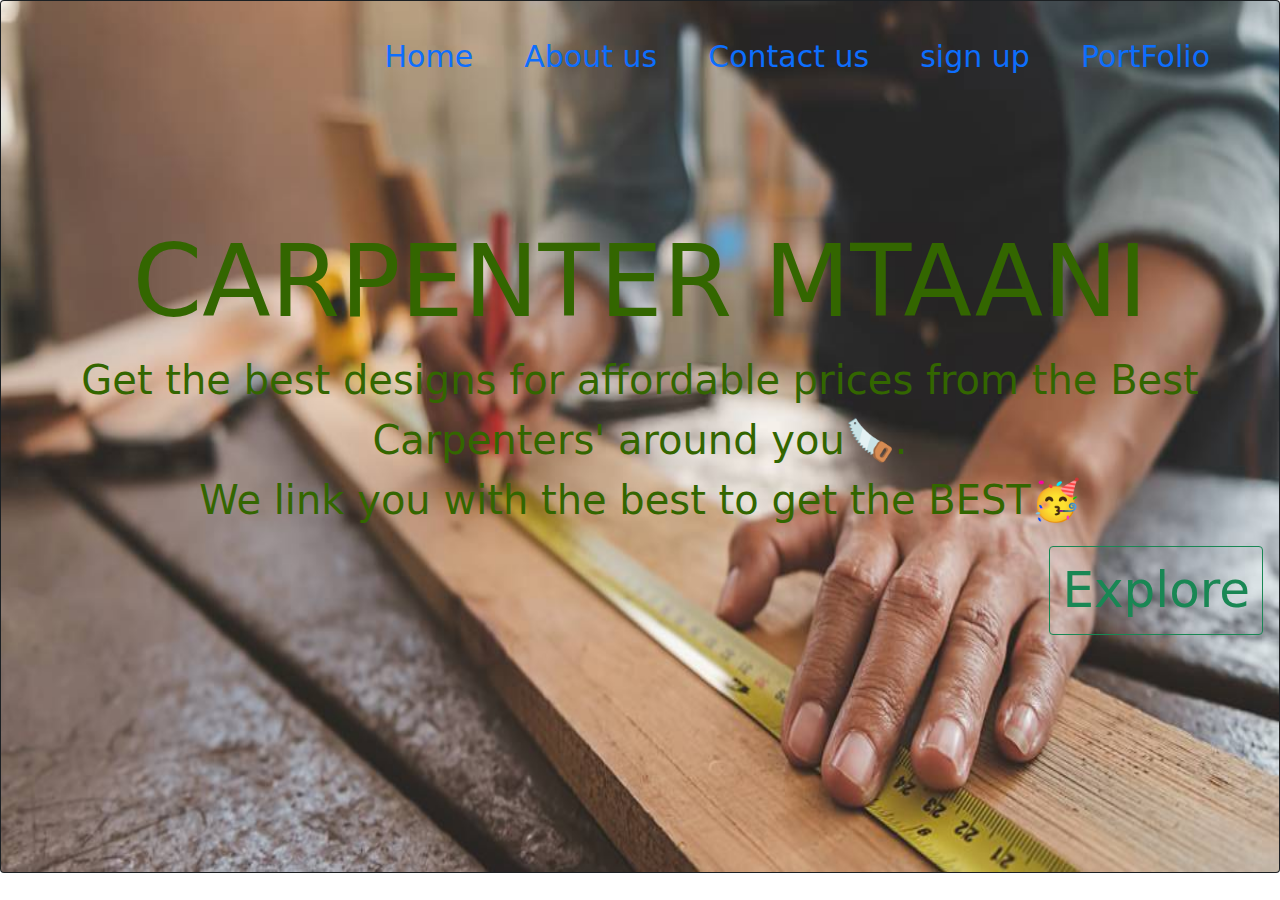
<file: index.html>
<!DOCTYPE html>
<html lang="en">
<head>
    <meta charset="UTF-8">
    <meta http-equiv="X-UA-Compatible" content="IE=edge">
    <meta name="viewport" content="width=device-width, initial-scale=1.0">
    <link rel="stylesheet" href="./css/bootstrap-5.0.2-dist/css/bootstrap.css">
    <link
    rel="stylesheet"
    href="https://cdnjs.cloudflare.com/ajax/libs/animate.css/4.1.1/animate.min.css"
  />
  <link rel="stylesheet" href="./css/index.css">
  
<body>
   <div class="card bg-dark text-white">
    <img src="./assets/background/carpenter mtaani nav.jpg"  height="871px"class="card-img" alt="...">
    <div class="card-img-overlay"> 
      <div class="navlist">
        <ul>
        <li><a href="#">Home</a></li>
        <li><a href="#">About us</a></li>
        <li><a href="#">Contact us</a></li>
        <li><a href="#">sign up</a></li>
        <li><a href="#">PortFolio</a></li>
        </ul>
        </div>
        <div class="textone  animate__animated animate__backInDown">
          <h1  class="titleOne">CARPENTER MTAANI</h1>
      <p class="texttwo">Get the best designs for affordable prices from the Best Carpenters' around you🪚. <br>We link you with the best to get the BEST🥳</p>
      </div>
      <button type="button" class="btn btn-outline-success" class="btn-box-shadow-warning">Explore</button>
    </div>
  </div>
</body>
</html>
</file>
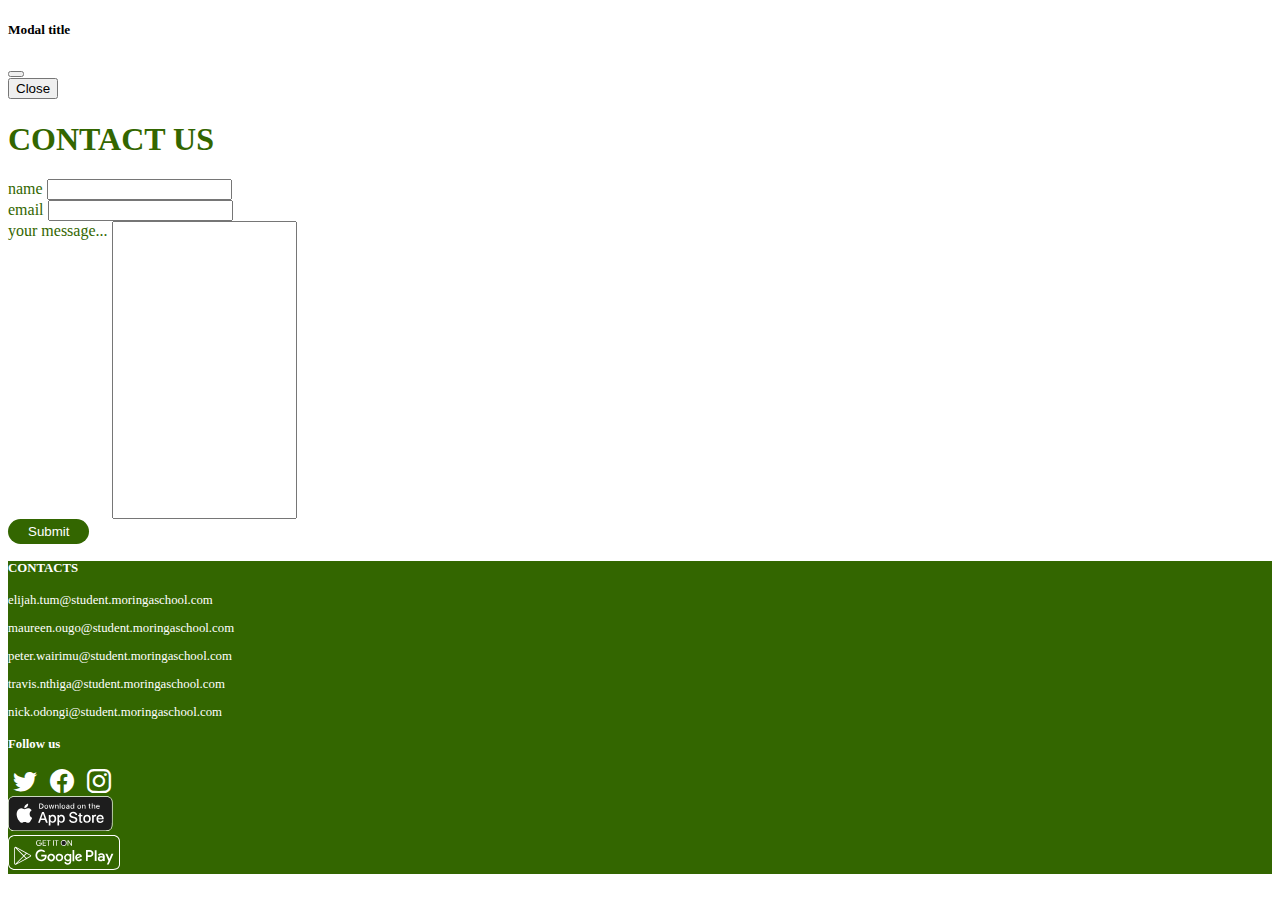
<file: contactUs.html>
<!DOCTYPE html>
<html>
    <head>
        <meta charset="utf-8">
        <meta http-equiv="X-UA-Compatible" content="IE=edge">
        <meta name="description" content="">
        <meta name="viewport" content="width=device-width, initial-scale=1.0">
        <link href="https://cdn.jsdelivr.net/npm/bootstrap@5.0.2/dist/css/bootstrap.min.css" rel="stylesheet" integrity="sha384-EVSTQN3/azprG1Anm3QDgpJLIm9Nao0Yz1ztcQTwFspd3yD65VohhpuuCOmLASjC" crossorigin="anonymous">
        <link rel="stylesheet" href="https://cdn.jsdelivr.net/npm/bootstrap-icons@1.5.0/font/bootstrap-icons.css">
        <link rel="stylesheet"  type="text/css" href="contactUs.css">
        <script src="https://code.jquery.com/jquery-3.6.0.js" integrity="sha256-H+K7U5CnXl1h5ywQfKtSj8PCmoN9aaq30gDh27Xc0jk=" crossorigin="anonymous"></script>
        <script src="https://cdn.jsdelivr.net/npm/bootstrap@5.0.2/dist/js/bootstrap.bundle.min.js" integrity="sha384-MrcW6ZMFYlzcLA8Nl+NtUVF0sA7MsXsP1UyJoMp4YLEuNSfAP+JcXn/tWtIaxVXM" crossorigin="anonymous"></script>
        <script src="./about.js"></script>
        <title>CONTACT US</title>
    </head>
    <body>
        <!-- Modal -->
  <div class="modal fade" id="myModal" data-bs-backdrop="static" data-bs-keyboard="false" tabindex="-1" aria-labelledby="staticBackdropLabel" aria-hidden="true">
    <div class="modal-dialog">
      <div class="modal-content">
        <div class="modal-header">
          <h5 class="modal-title" id="staticBackdropLabel">Modal title</h5>
          <button type="button" class="btn-close" data-bs-dismiss="modal" aria-label="Close"></button>
        </div>
        <div id="show" class="modal-body">
        </div>
        <div class="modal-footer">
          <button type="button" class="btn btn-secondary" id="takeMe"  data-bs-dismiss="modal">Close</button>
        </div>
      </div>
    </div>
  </div>


        
        <div class="container mb-3">
            <h1 class="text-center mb-5 mt-4 " >CONTACT US</h1>
  <!-- <div class="row row-cols-1 row-cols-lg-2 cols-md-2 g-2 g-lg-3">
    <div class="col"> -->
        <form onsubmit="return false" >
            <div class="row">
        <div class="mb-3 col-6">
          <label for="name" class="form-label">name</label>
          <input type="text"  class="form-control" id="name" aria-describedby="emailHelp" oninvalid="this.setCustomValidity('Please fill out your name')" oninput="this.setCustomValidity('')"  required >
        </div>
        <div class="mb-3 col-6">
          <label for="email" class="form-label">  email</label>
          <input type="email" class="form-control" id="email"required>
        </div>
    </div>
    <div class="mb-3 col-12">
        <label for="exampleInputPassword1" class="form-label">  your message...</label>
        <input type="text" class="form-control" id="message" minlength="20" required>
      </div>
      <div class="text-center">
    <button type="submit" onclick="validate()" class="myButton" data-bs-toggle="modal" data-bs-target="#myModal" >Submit</button>
</div>
      </form>
      </div>
      <div id="contacts-area" class="container-fluid finish text-center">
            <footer>
            <div class="container d-flex justify-content-around ">
                <div class="contact pt-3">
                  <h4 class="text-white hoving">CONTACTS</h4>
                  <p>elijah.tum@student.moringaschool.com</p>
                  <p>maureen.ougo@student.moringaschool.com</p>
                  <p>peter.wairimu@student.moringaschool.com</p>
                  <p>travis.nthiga@student.moringaschool.com</p>
                  <p>nick.odongi@student.moringaschool.com</p>
                </div>
                <div class="follow pt-5">
                    <h4 class="text-white">Follow us </h4>
                    <a href="#"  target="_blank"><i class="bi bi-twitter tweet"></i></a>
                        <a href="#" target="_blank"><i class="bi bi-facebook fb"></i></a>
                            <a href="#" target="_blank"><i class="bi bi-instagram ig"></i></a>
                </div>
                <div class="download pt-5 ">
                  <a href="#"  target="_blank"> <img src="./assets/footer-logo/appstore.svg"  class="mb-2 img-fluid handles"></a>
                  <a href="#"  target="_blank"> <img src="./assets/footer-logo/playstore.svg"  class=" img-fluid handles"></a>
                </div>
            </div>
            </footer>
        </div>


        

    </body>
</html>
</file>
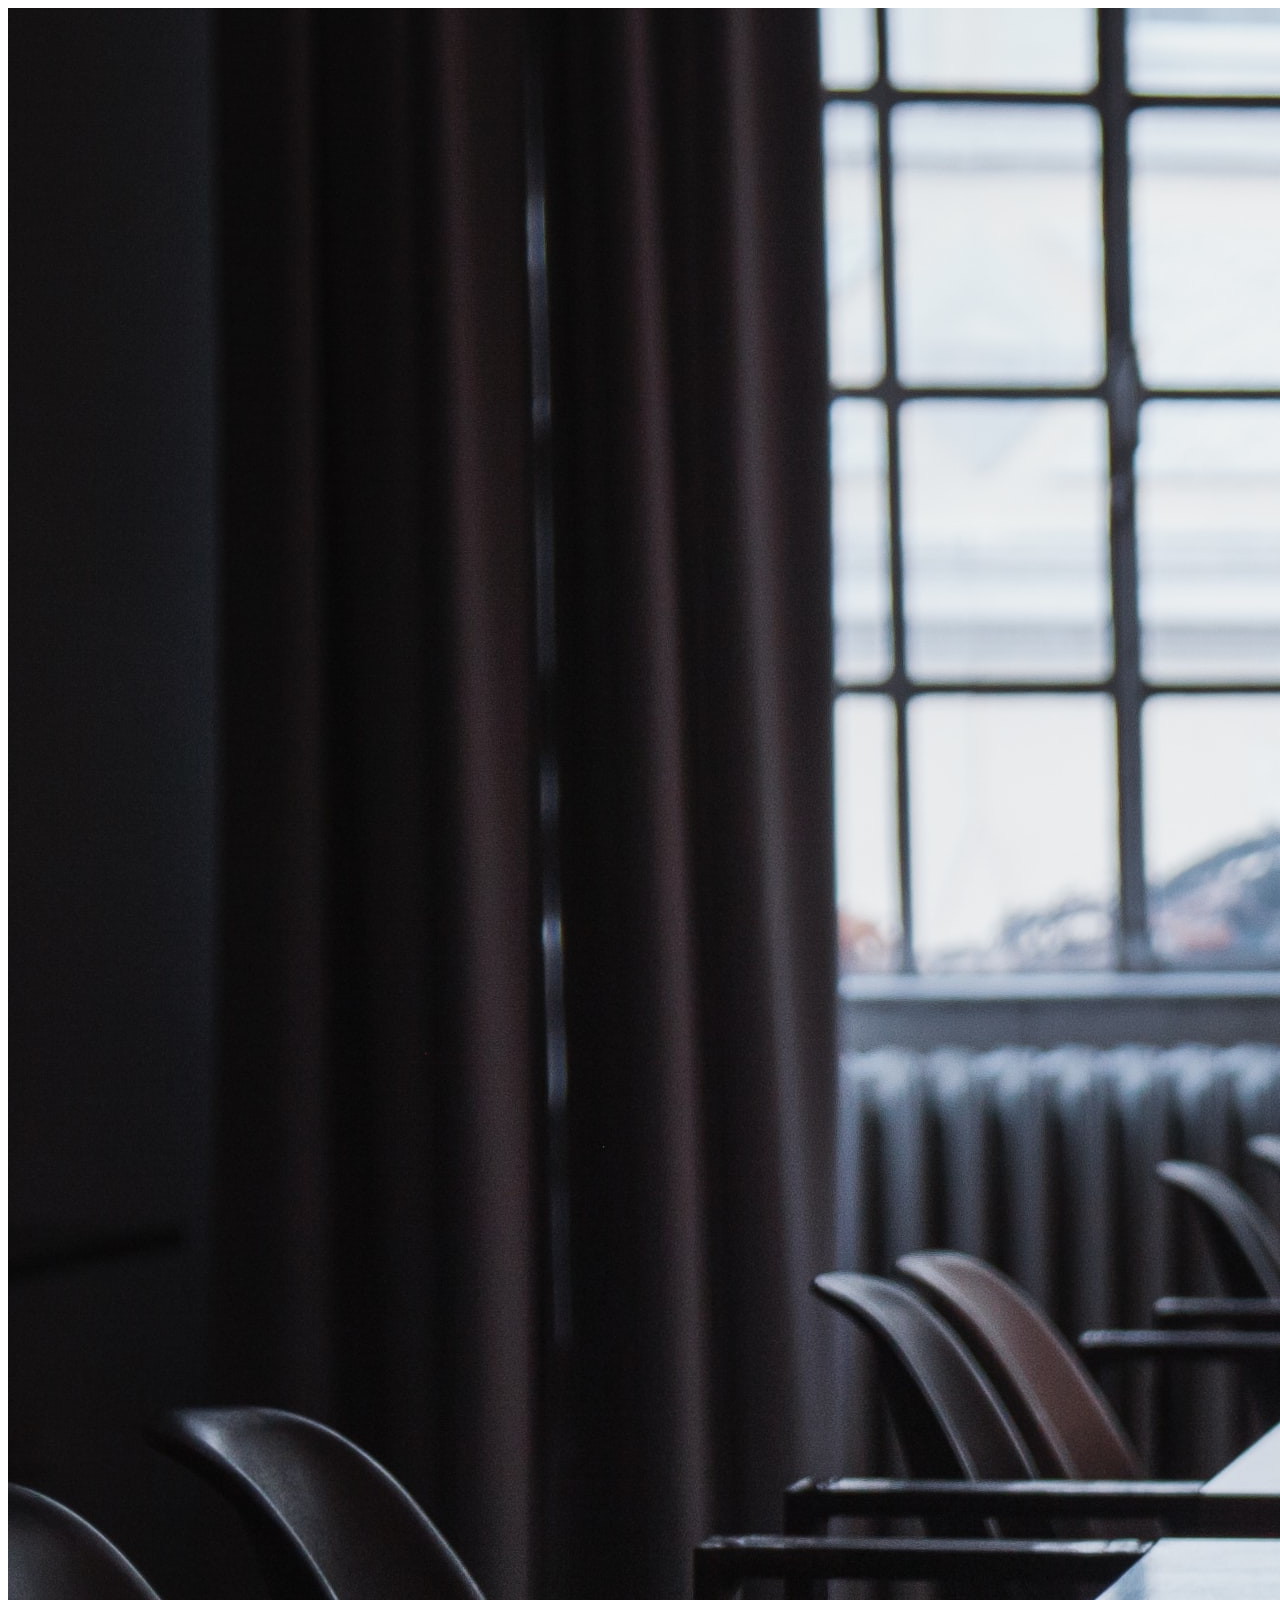
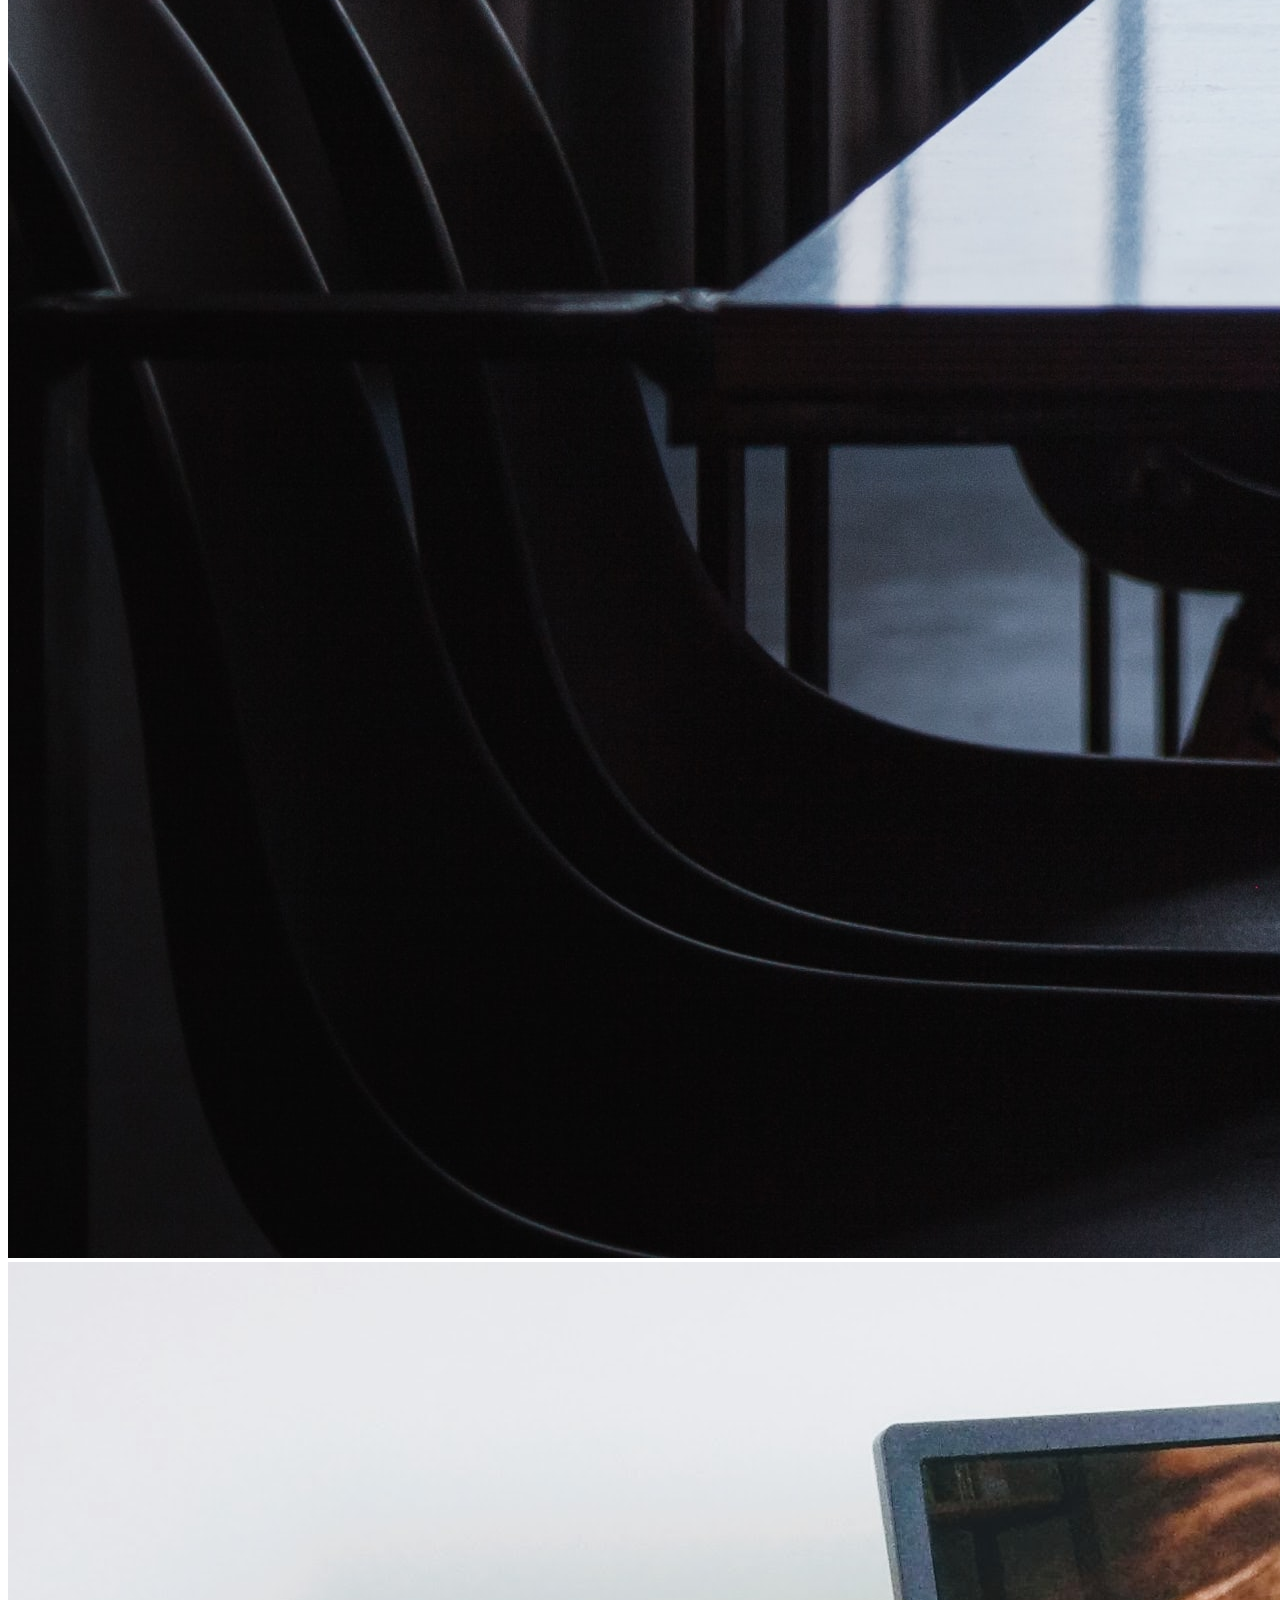
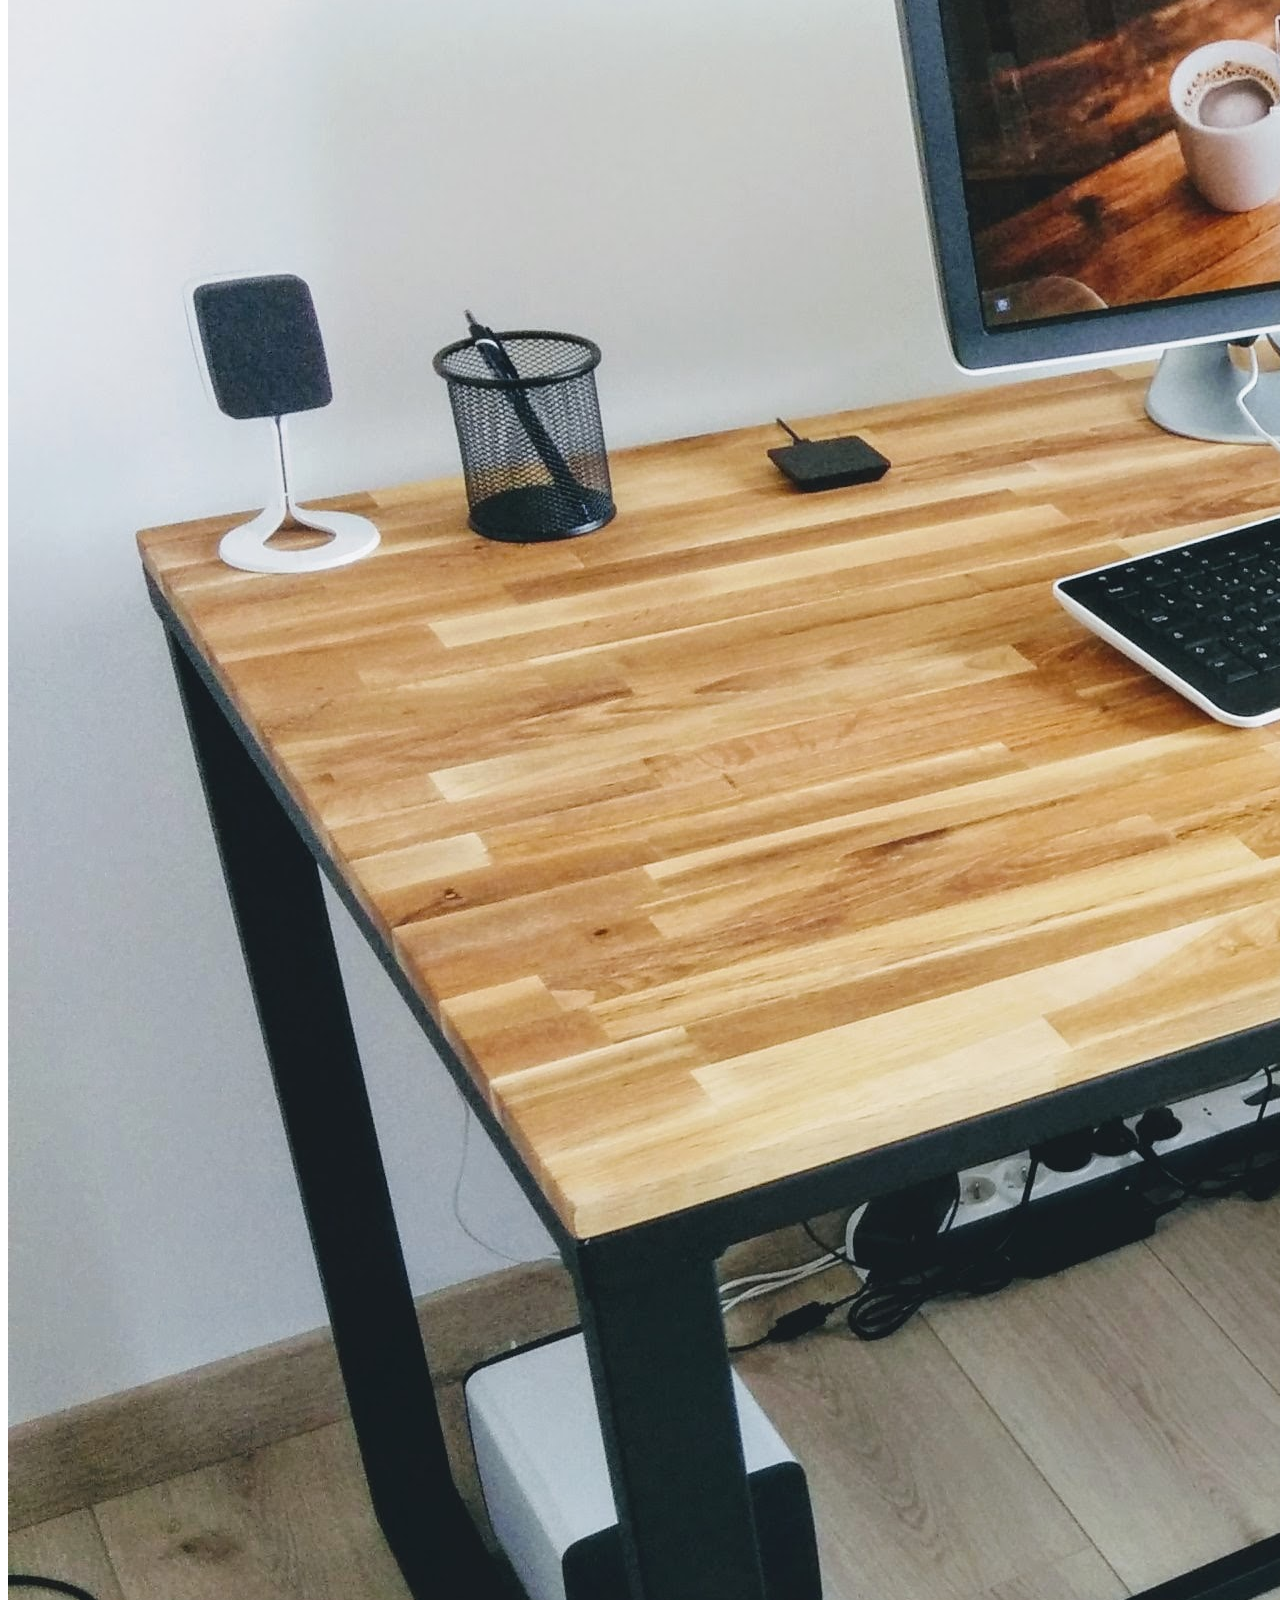
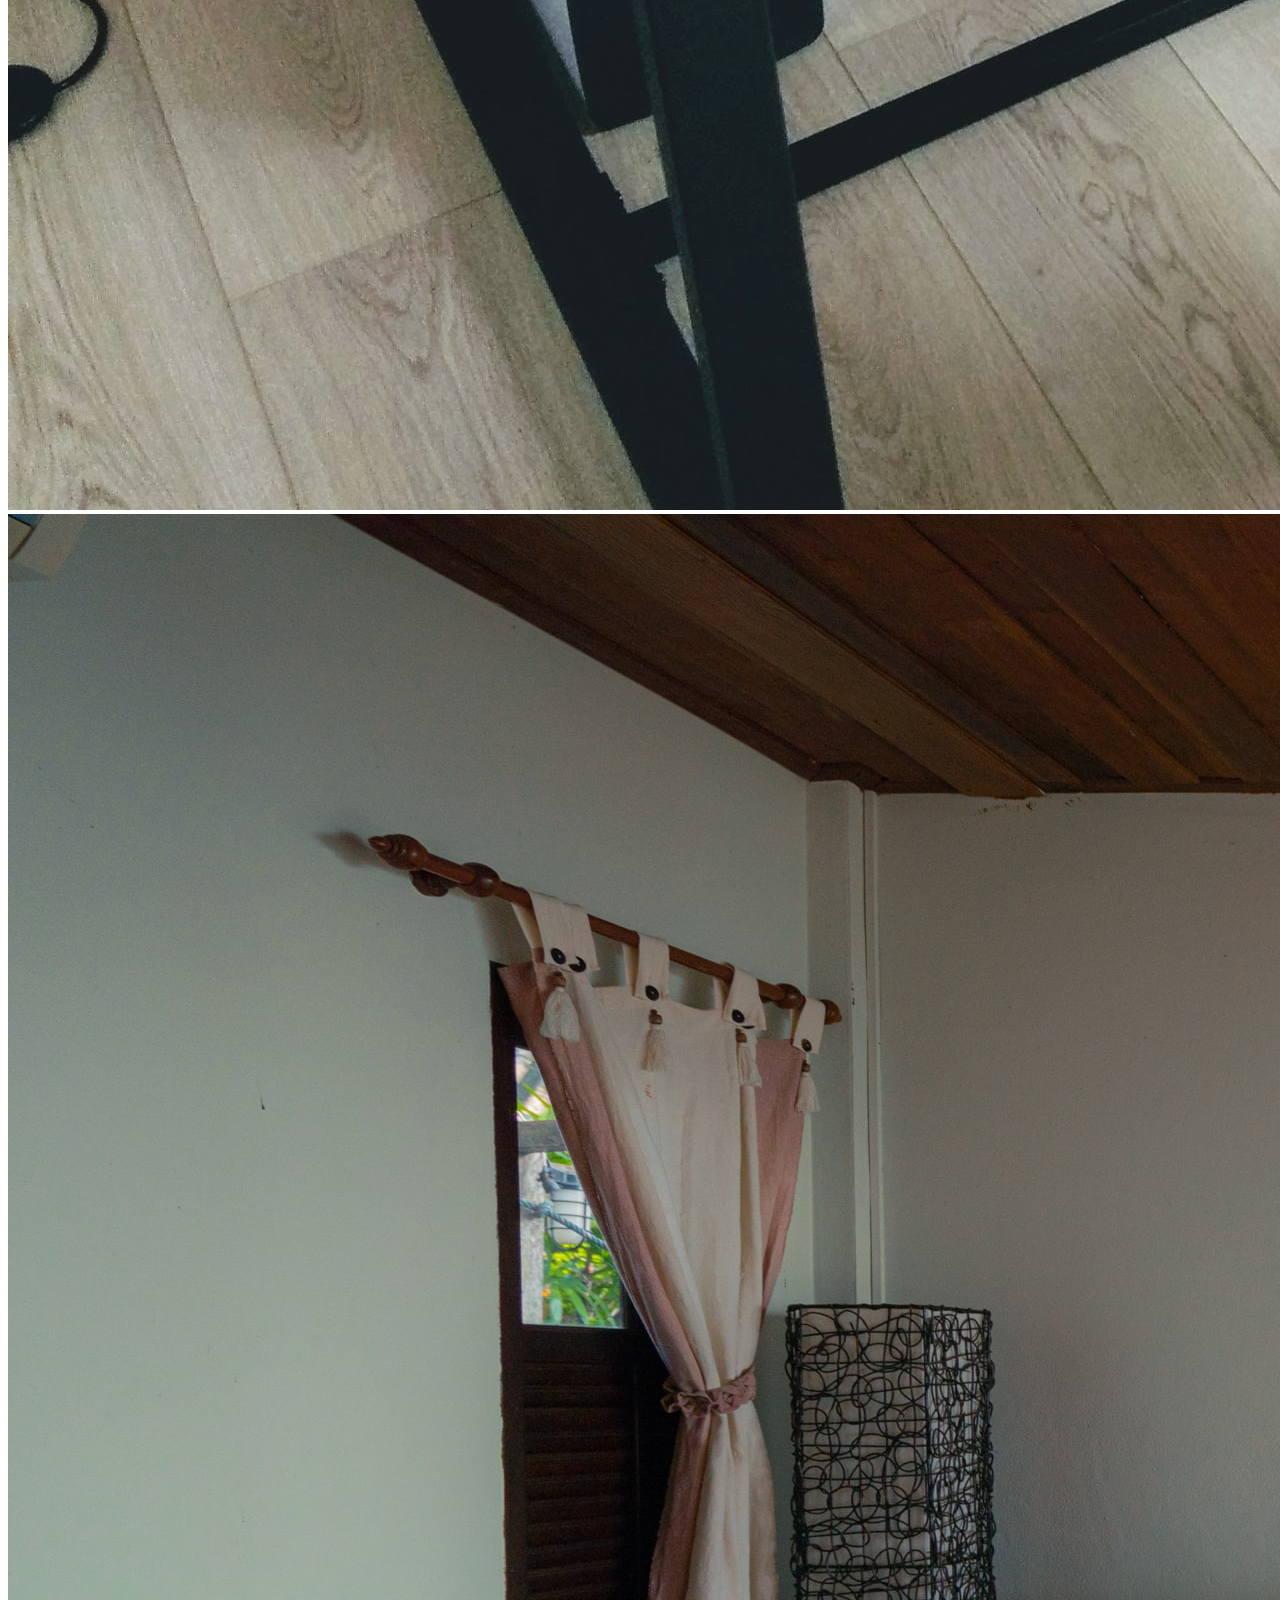
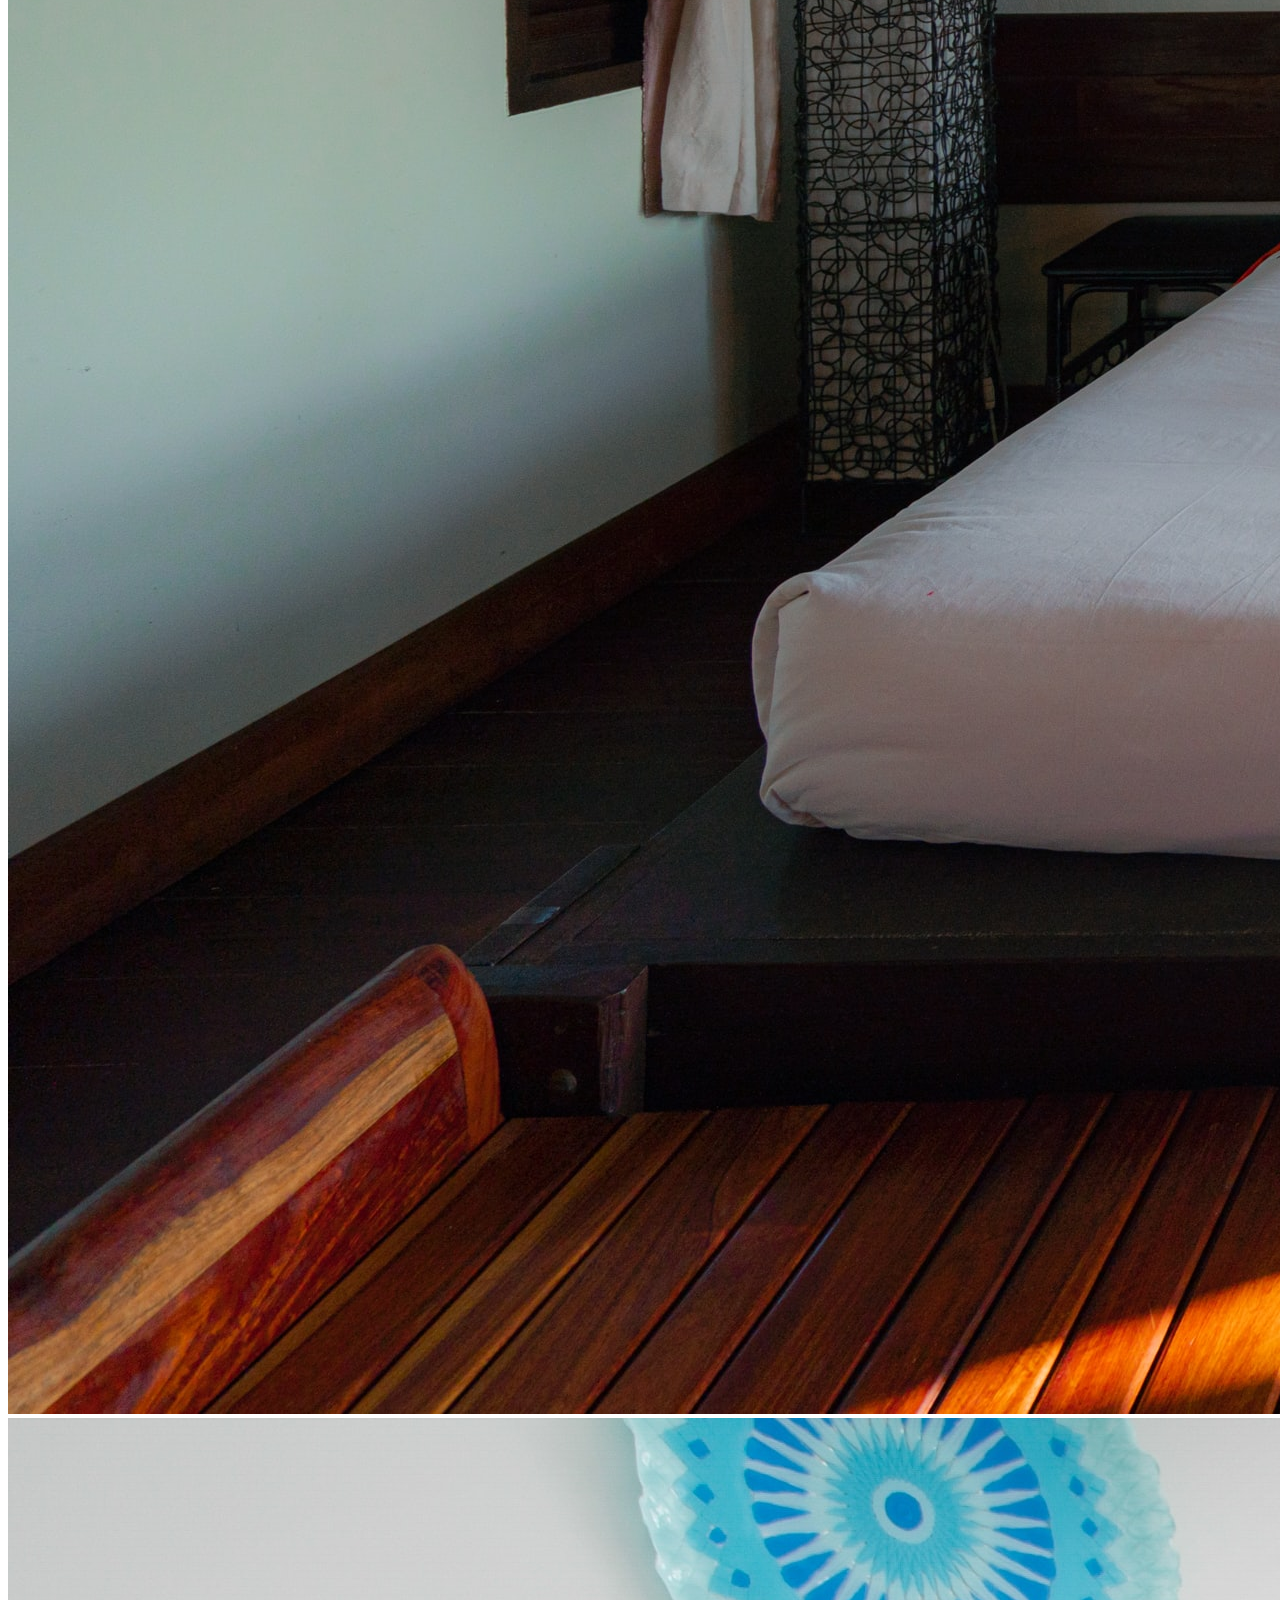
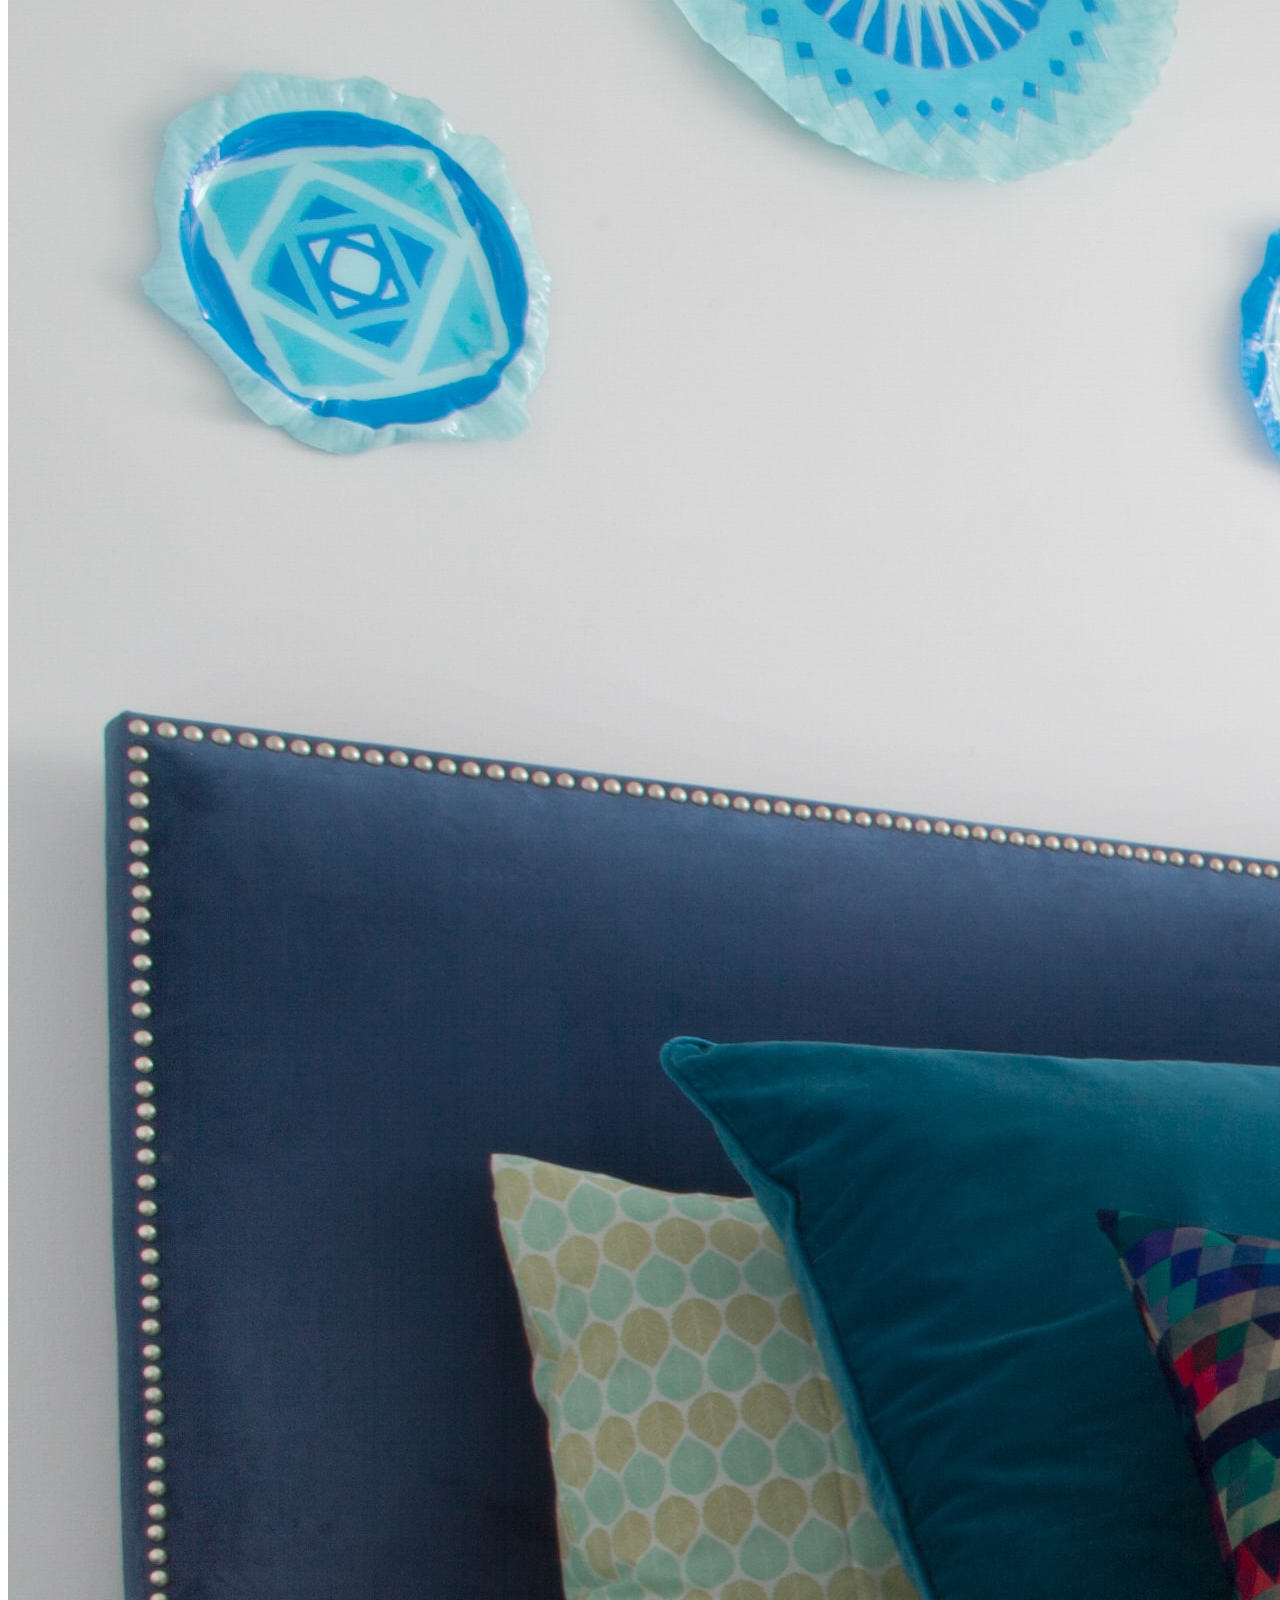
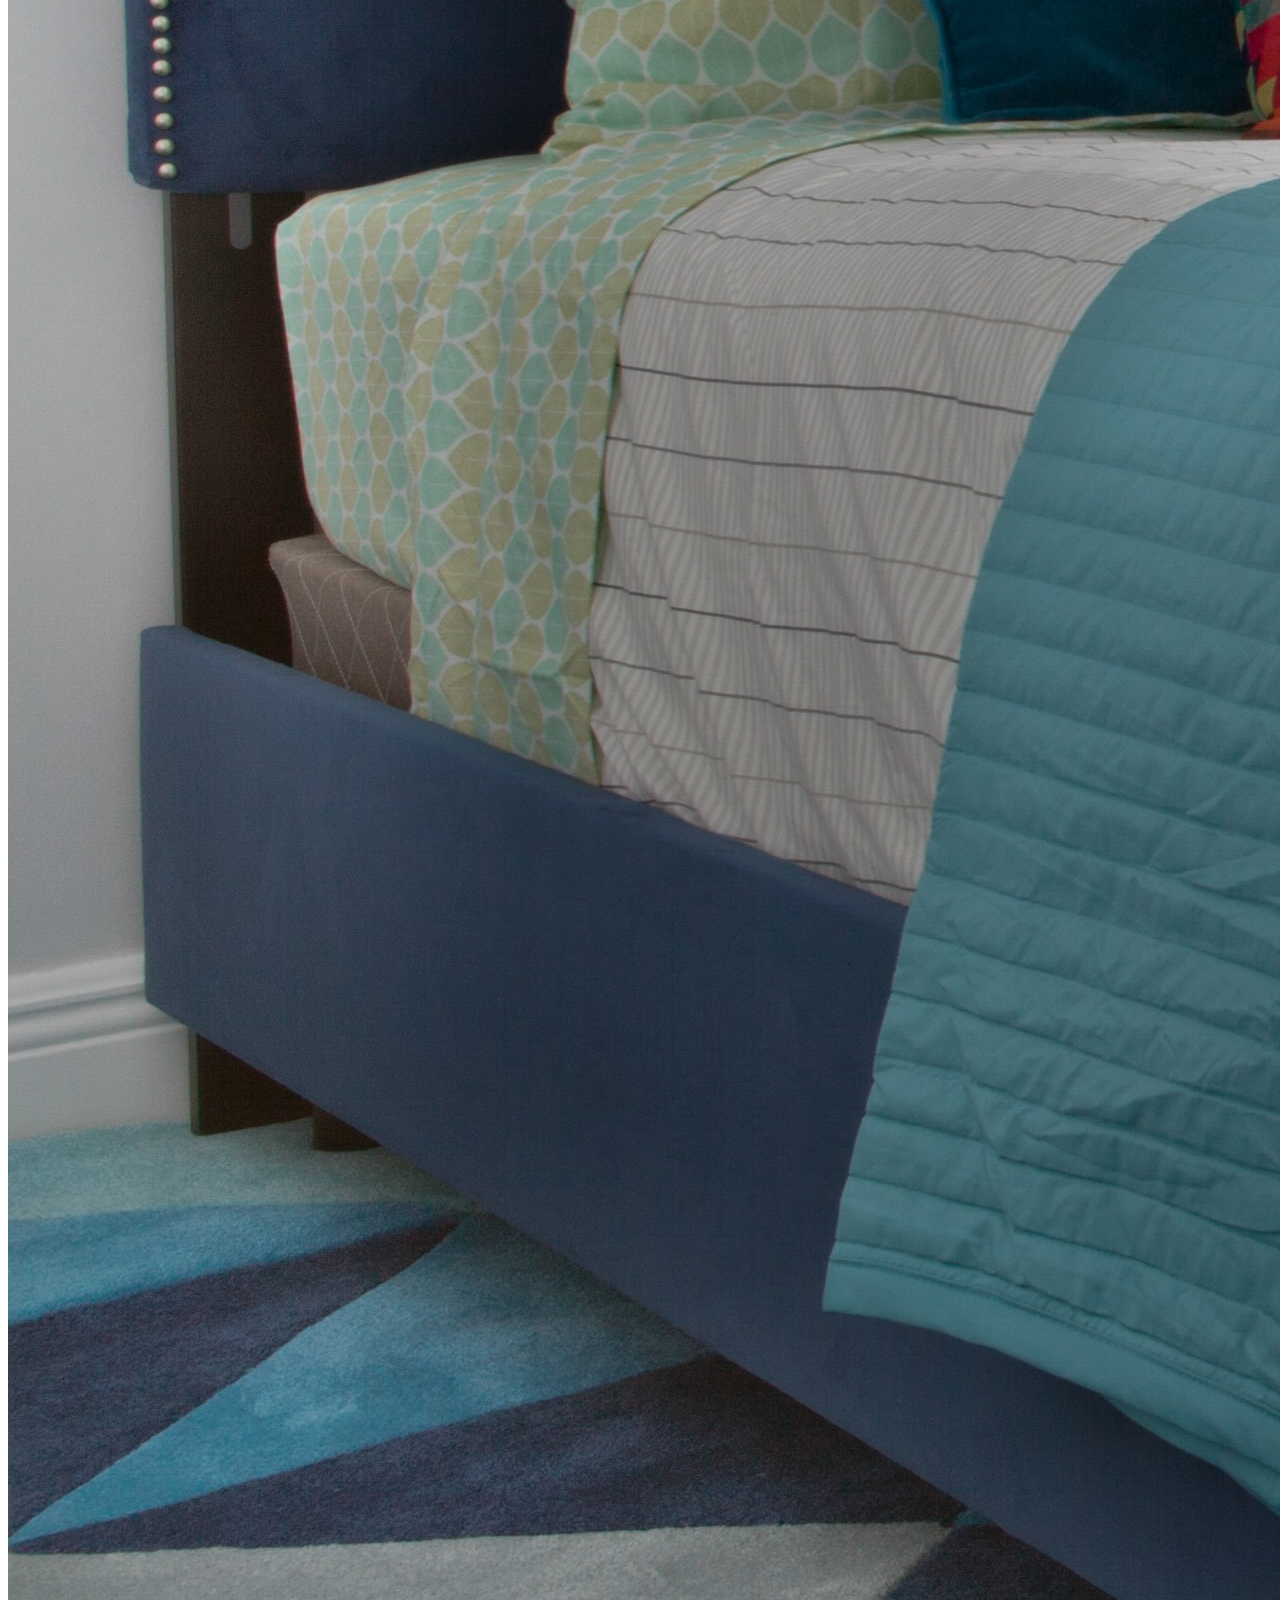
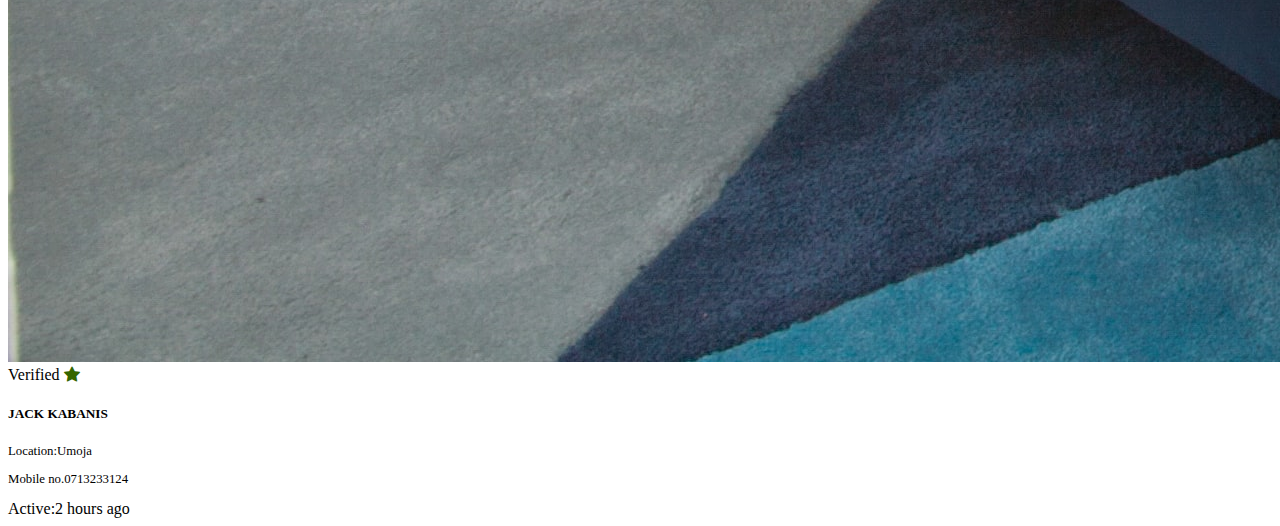
<file: jack.html>
<!DOCTYPE html>
<html lang="en">
<head>
    <meta charset="UTF-8">
    <meta http-equiv="X-UA-Compatible" content="IE=edge">
    <meta name="viewport" content="width=device-width, initial-scale=1.0">
    <link href="https://cdn.jsdelivr.net/npm/bootstrap@5.0.2/dist/css/bootstrap.min.css" rel="stylesheet" integrity="sha384-EVSTQN3/azprG1Anm3QDgpJLIm9Nao0Yz1ztcQTwFspd3yD65VohhpuuCOmLASjC" crossorigin="anonymous">
    <link rel="stylesheet" href="https://cdn.jsdelivr.net/npm/bootstrap-icons@1.5.0/font/bootstrap-icons.css">
    <link rel="stylesheet" href="./main.css">
    <script src="https://cdn.jsdelivr.net/npm/bootstrap@5.0.2/dist/js/bootstrap.bundle.min.js" integrity="sha384-MrcW6ZMFYlzcLA8Nl+NtUVF0sA7MsXsP1UyJoMp4YLEuNSfAP+JcXn/tWtIaxVXM" crossorigin="anonymous"></script>
    <title>Jack Kabanis</title>
</head>
<body>
    <div class="container">
        <div class="row m-4">
    <div id="carouselExampleSlidesOnly" class="carousel slide col-lg-8 col-md-6 mb-3" data-bs-ride="carousel">
        <div class="carousel-inner">
          <div class="carousel-item active">
            <img src="./assets/furniture/the-9th-coworking-gp4dCvu6_m0-unsplash.jpg" class="d-block w-100" alt="...">
          </div>
          <div class="carousel-item">
            <img src="./assets/furniture/xavier-foucrier-UYHhyLwM1Wk-unsplash.jpg" class="d-block w-100" alt="...">
          </div>
          <div class="carousel-item">
            <img src="./assets/furniture/alexander-kaunas-7ZD_JIwl410-unsplash.jpg" class="d-block w-100" alt="...">
          </div>
          <div class="carousel-item">
            <img src="./assets/furniture/blake-woolwine-3mlg5BRUifM-unsplash.jpg" class="d-block w-100" alt="...">
          </div>
        </div>
      </div>
      <div class="details  text-center px-4 col-lg-4 col-md-6">
        <div class="card text-center">
            <div class="card-header verify">
              Verified <i class="bi bi-star-fill"></i>
            </div>
            <div class="card-body">
              <h5 class="card-title">JACK KABANIS</h5>
              <p class="card-text">Location:Umoja</p>
              <p class="card-text">Mobile no.0713233124</p>
            </div>
            <div class="card-footer text-muted">
              Active:2 hours ago
            </div>
          </div>
       
       
      </div>
      </div>
      </div>
    
</body>
</html>
</file>
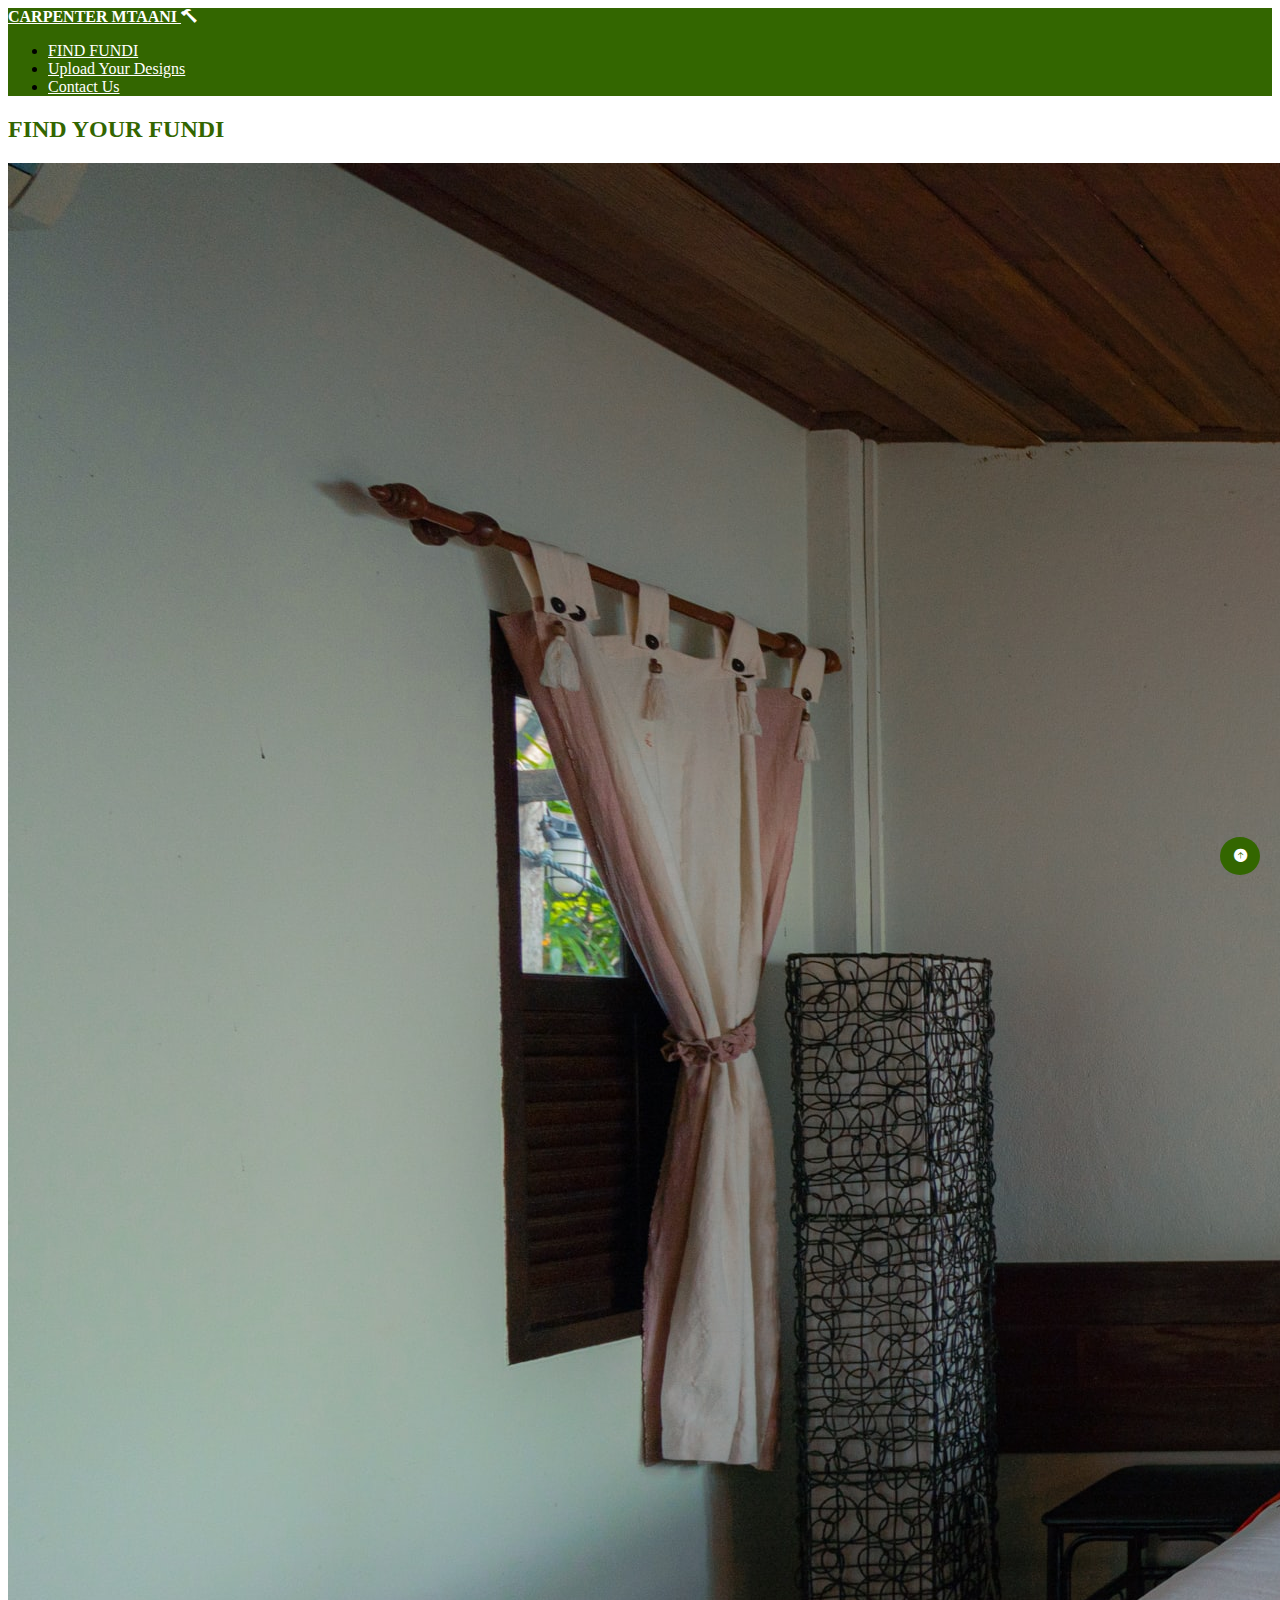
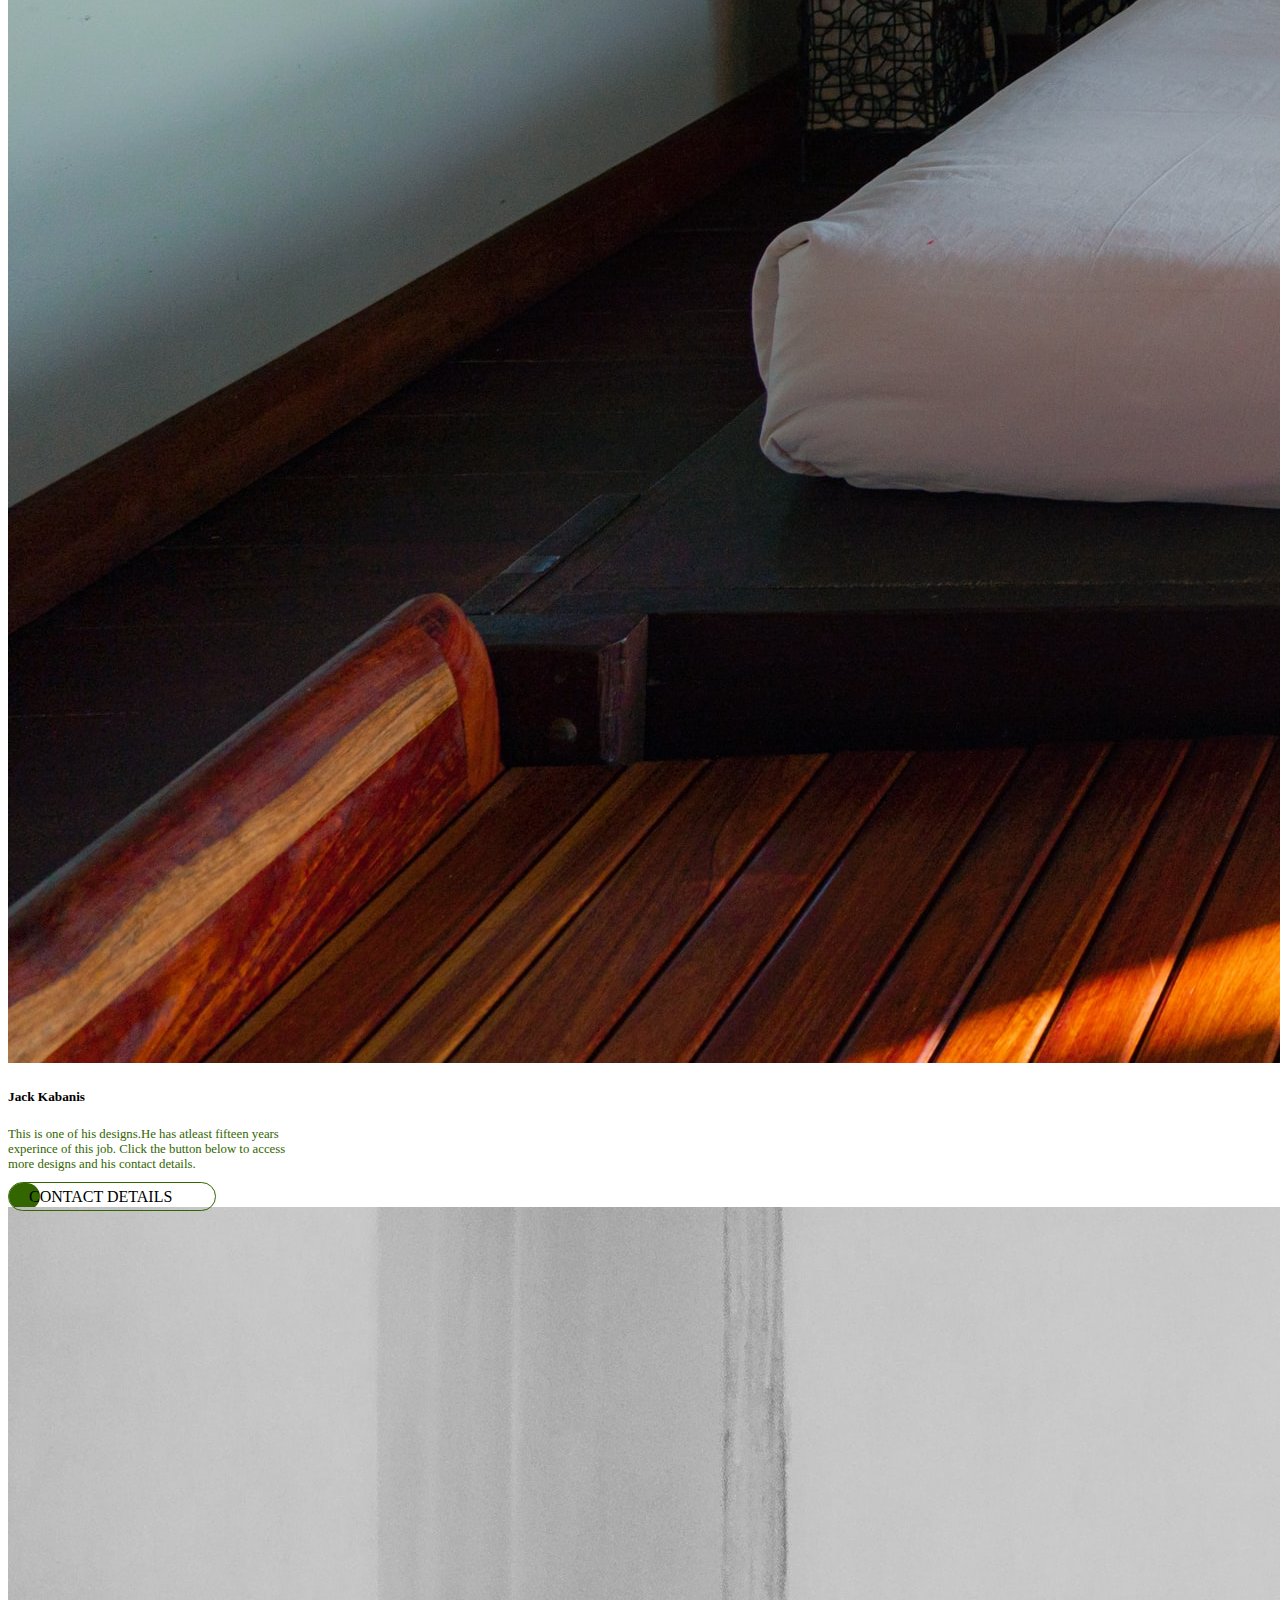
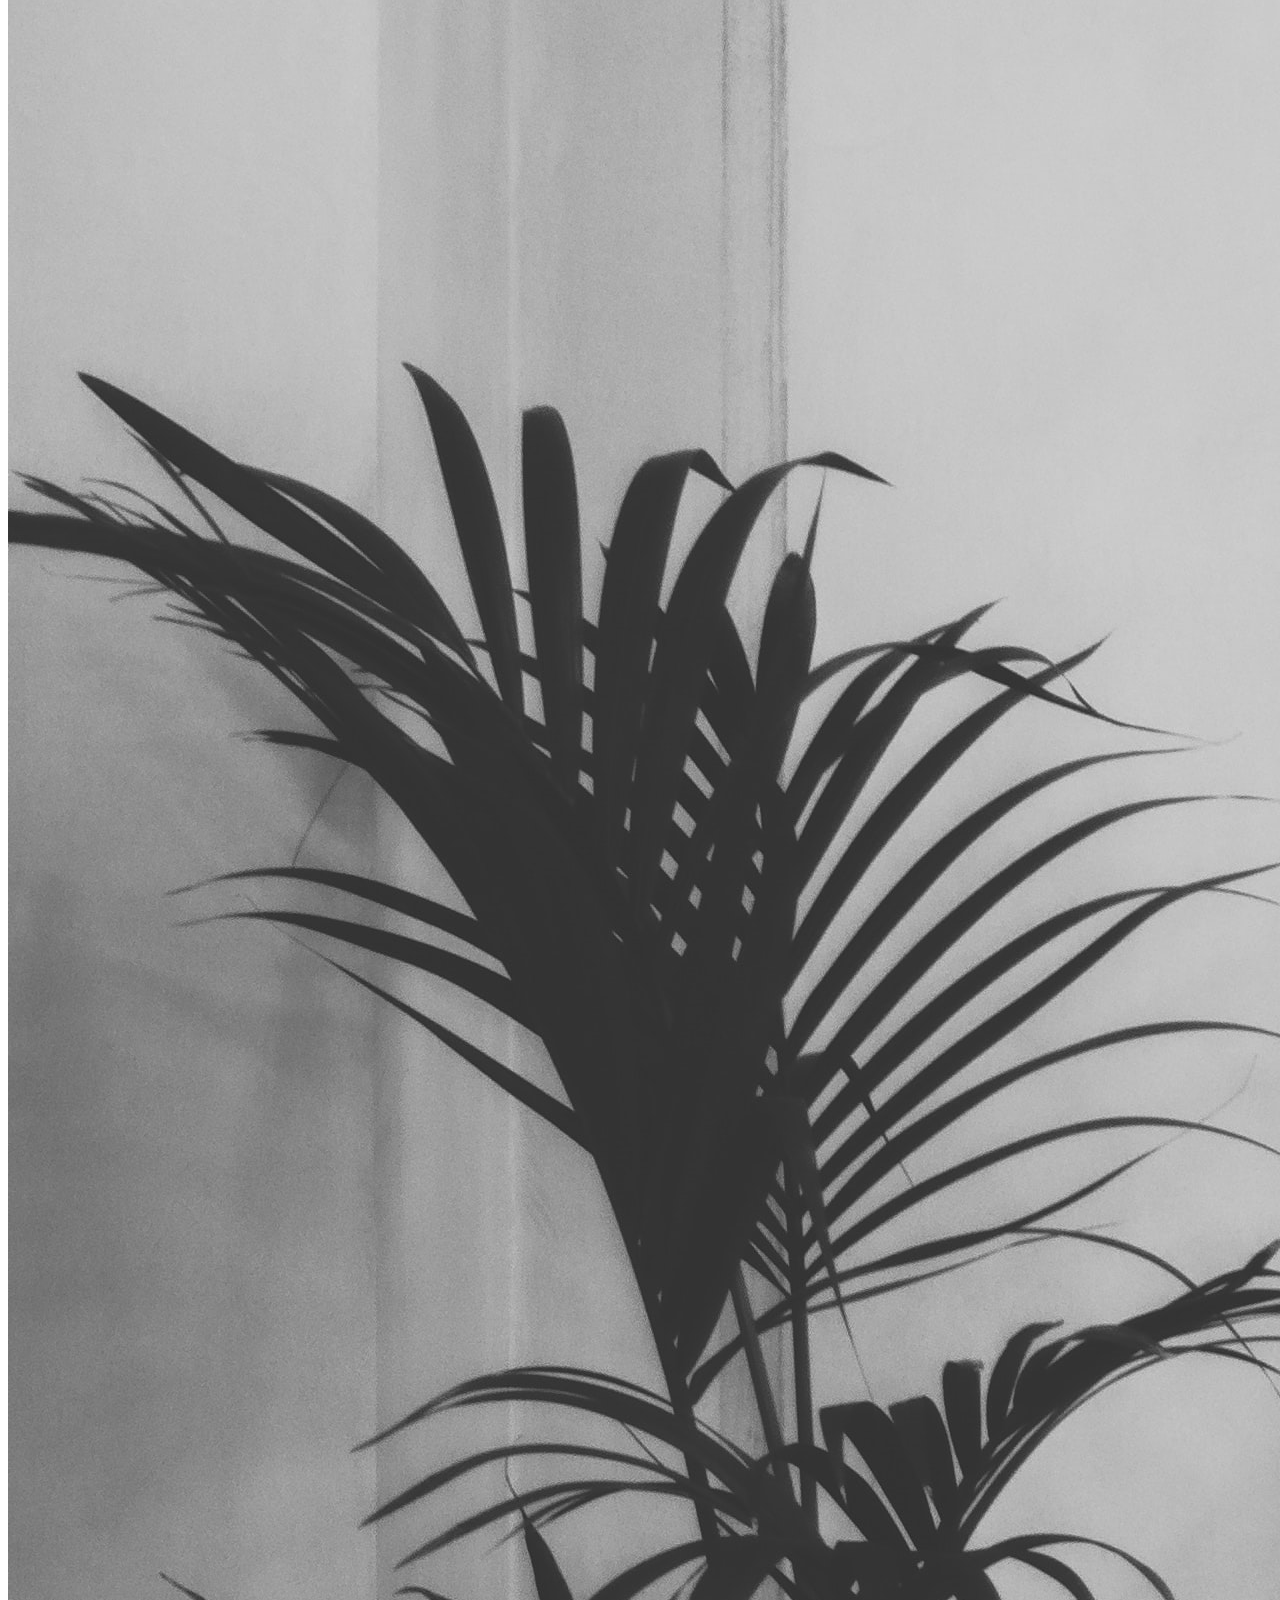
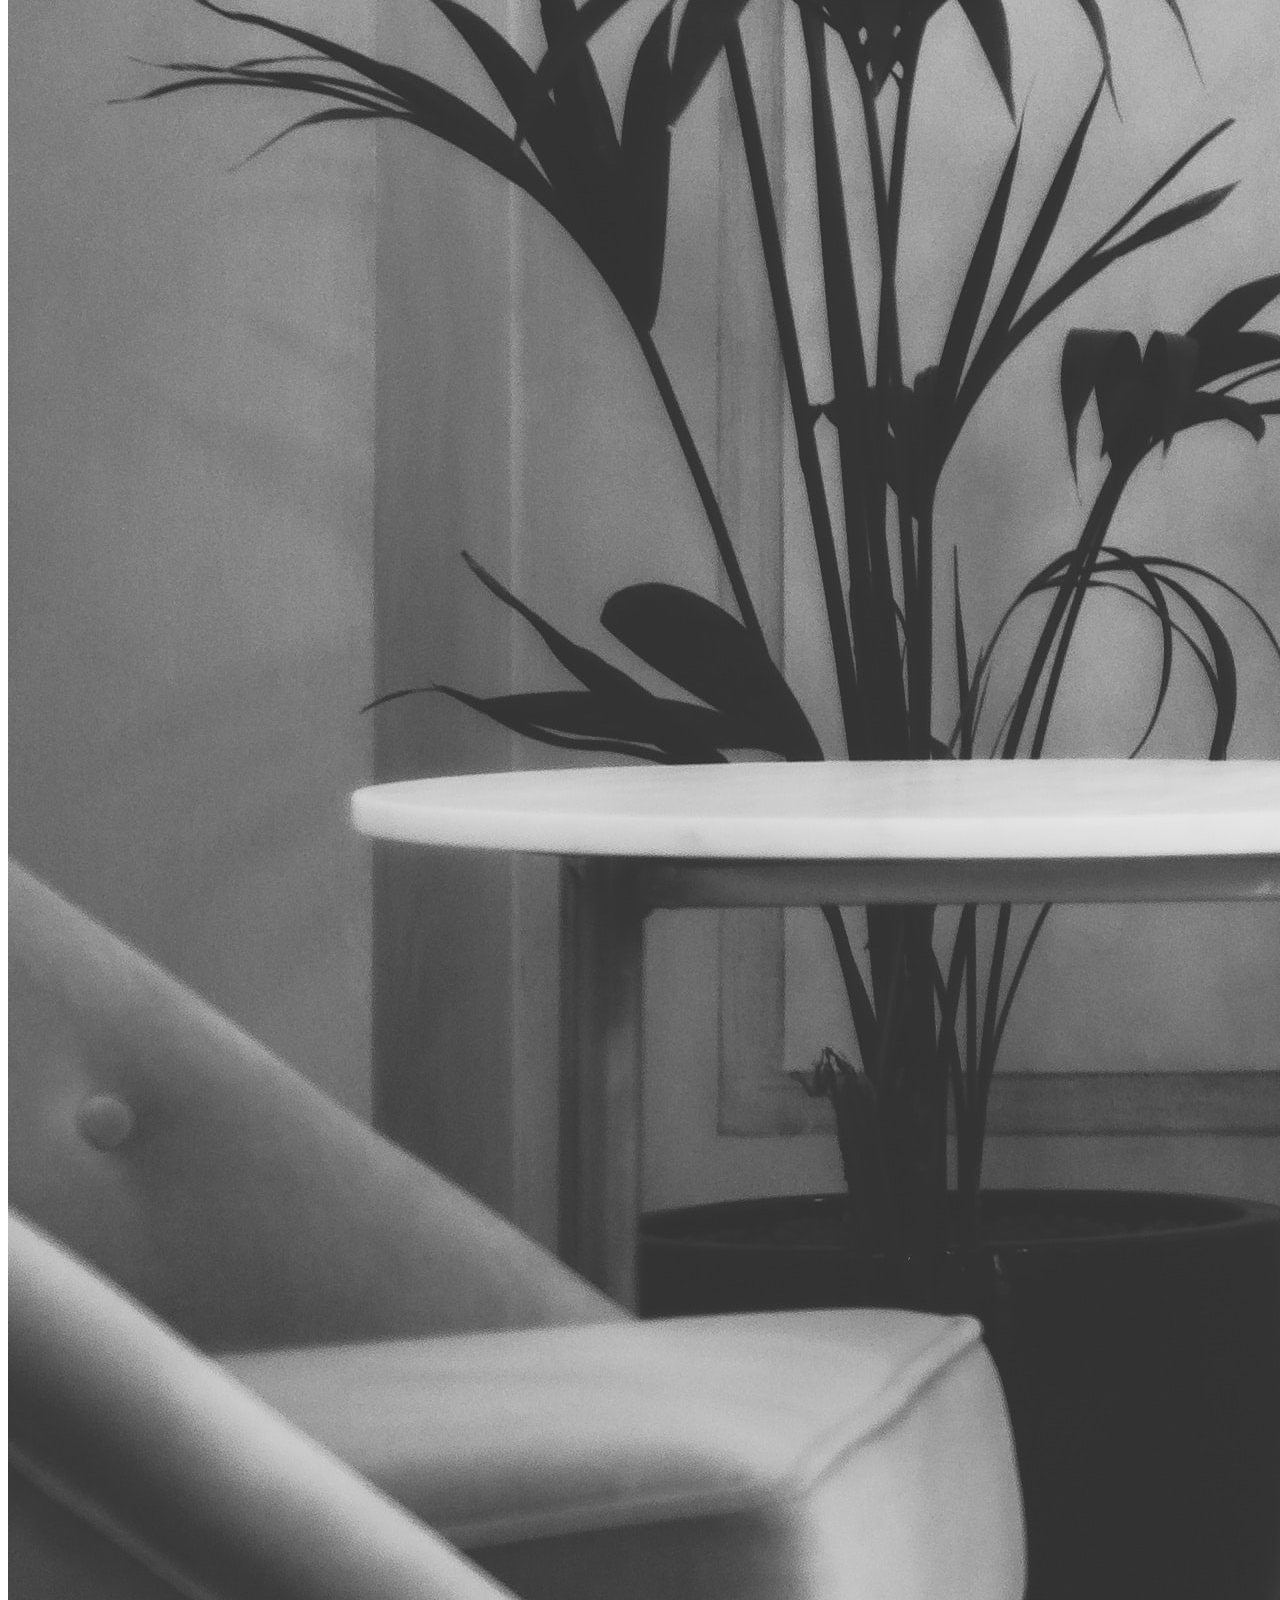
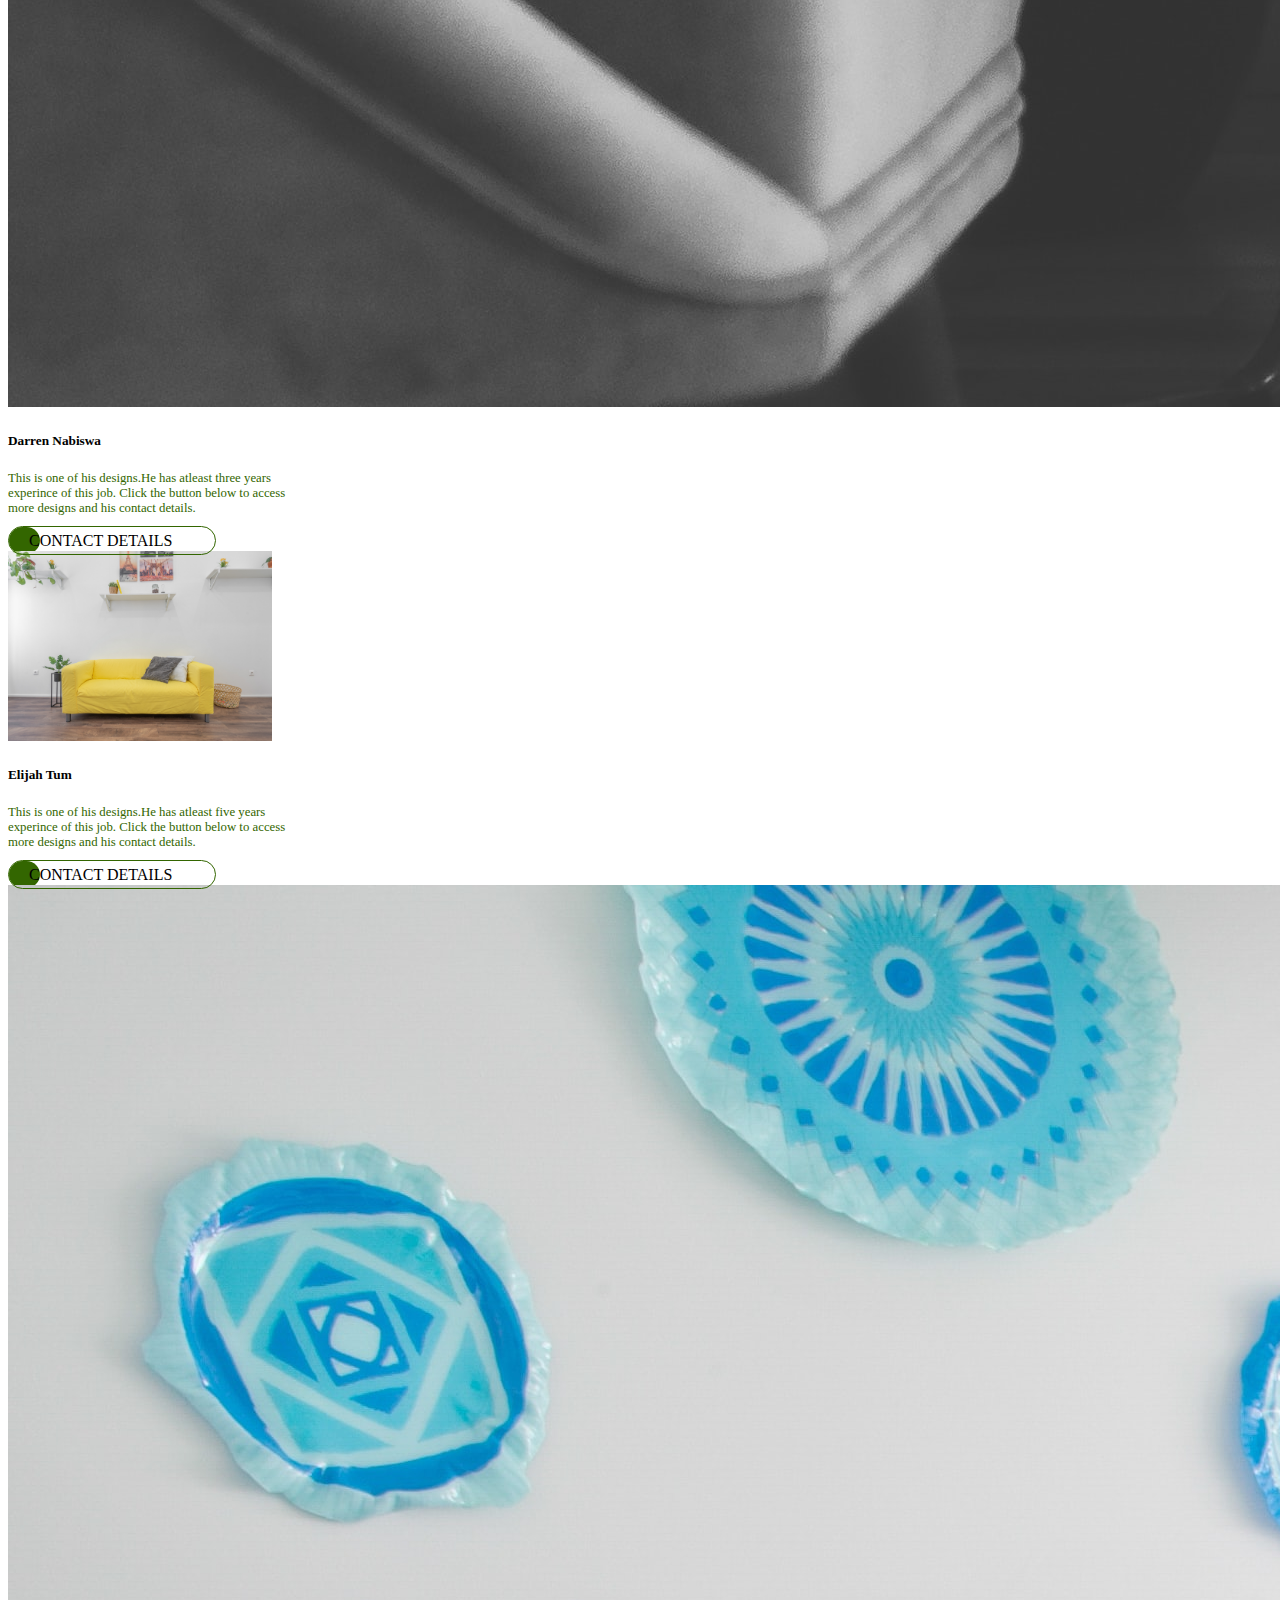
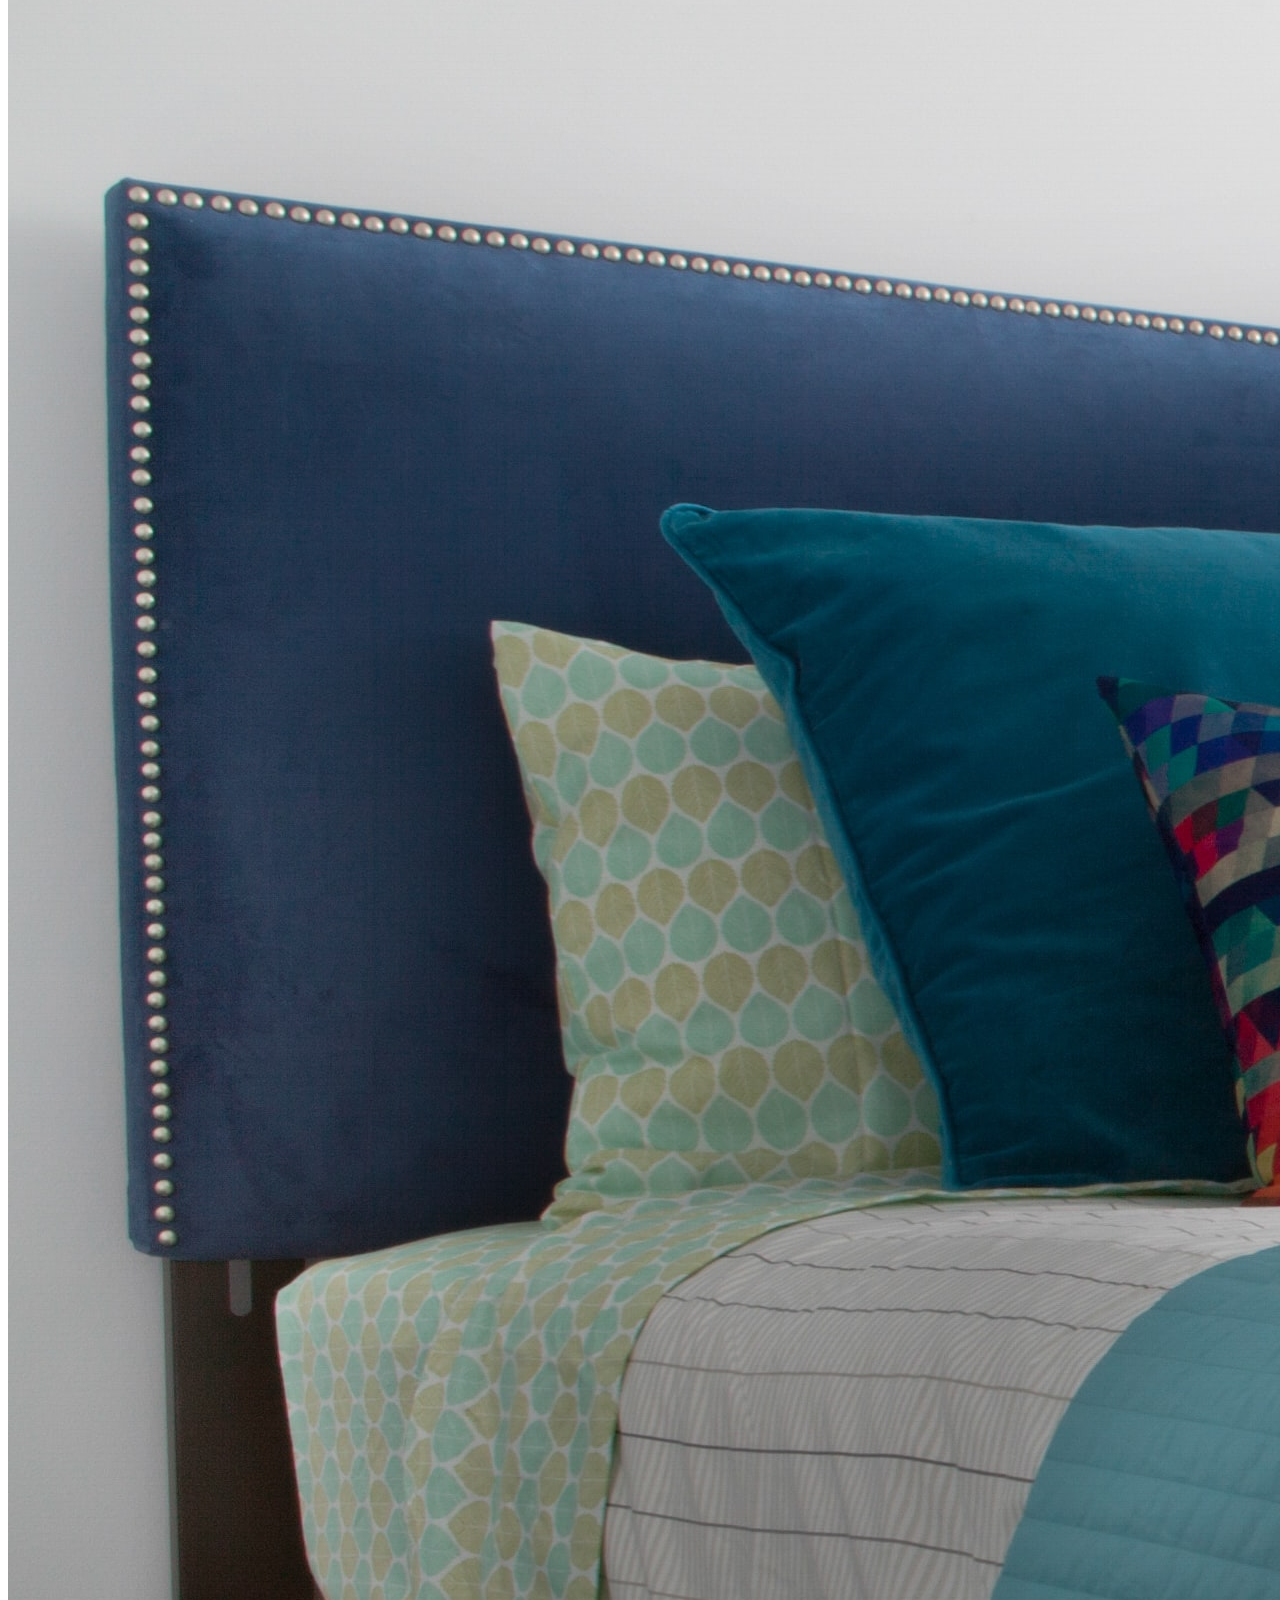
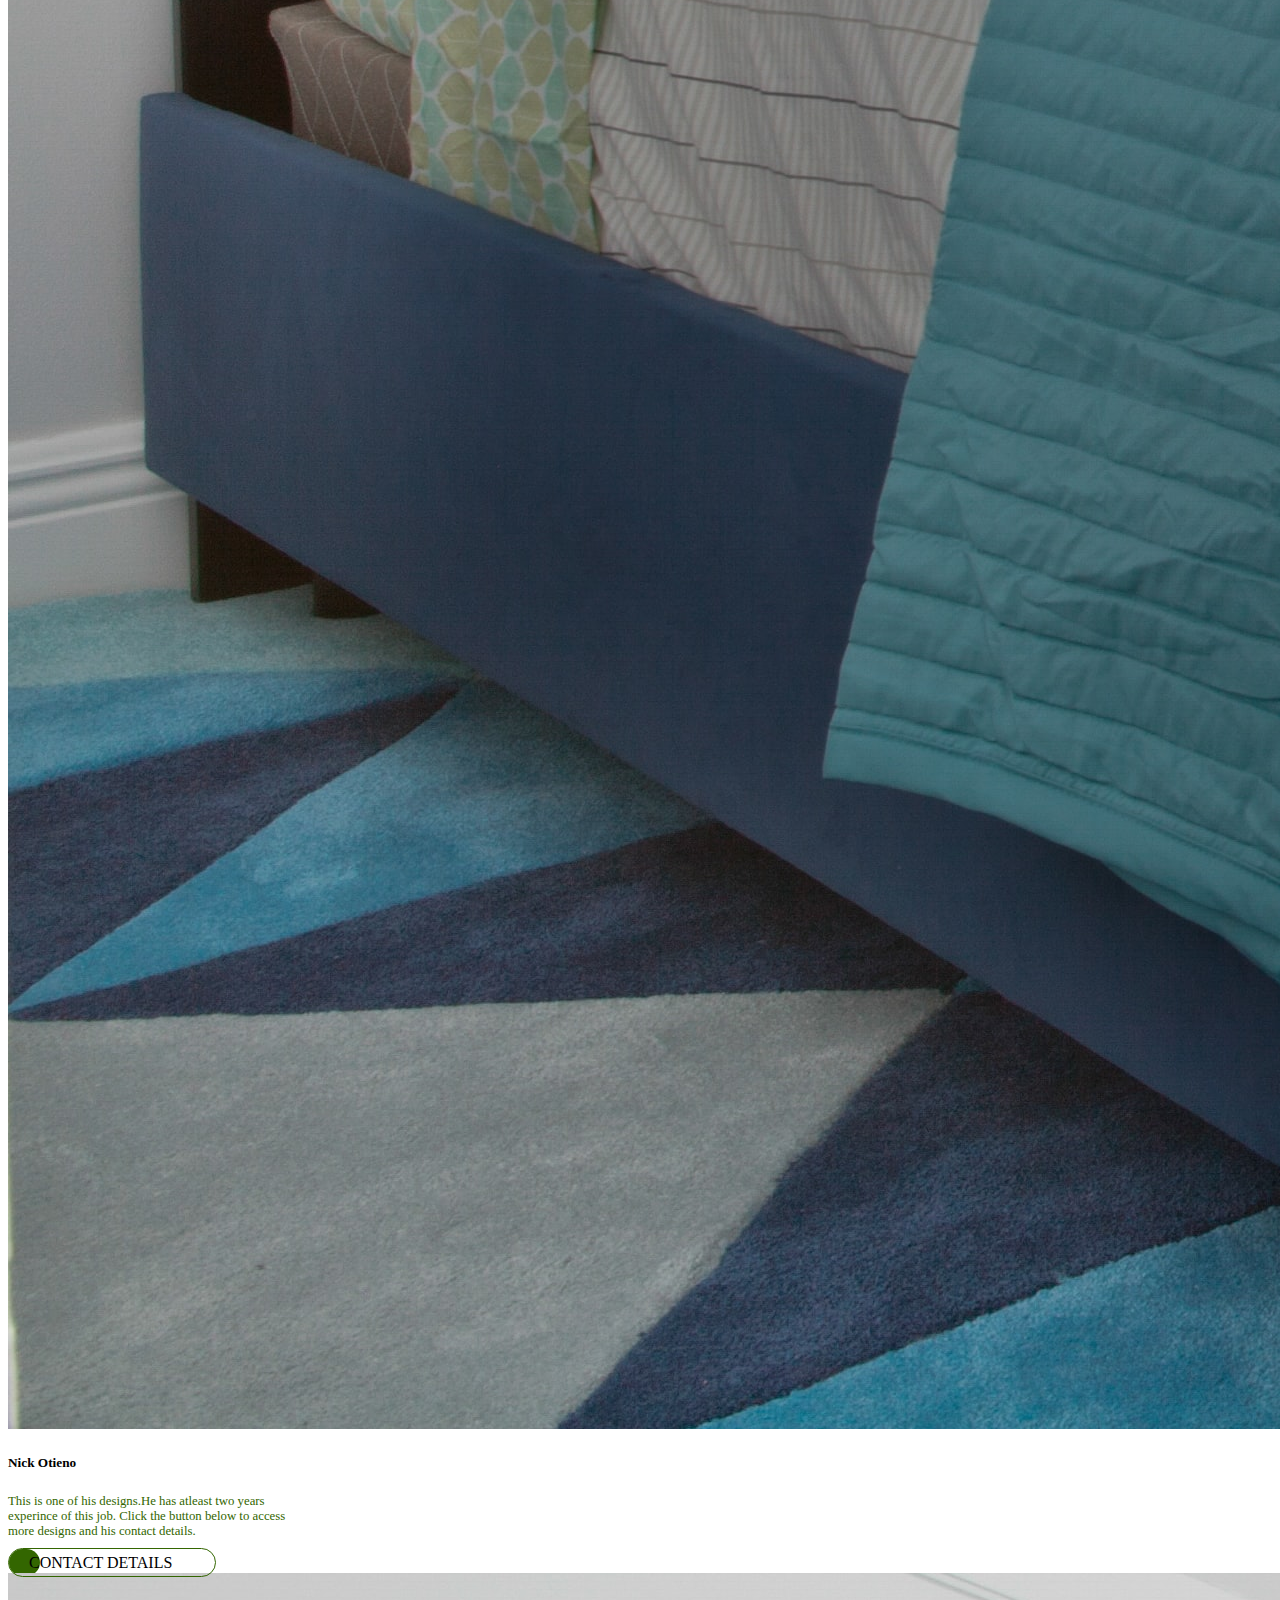
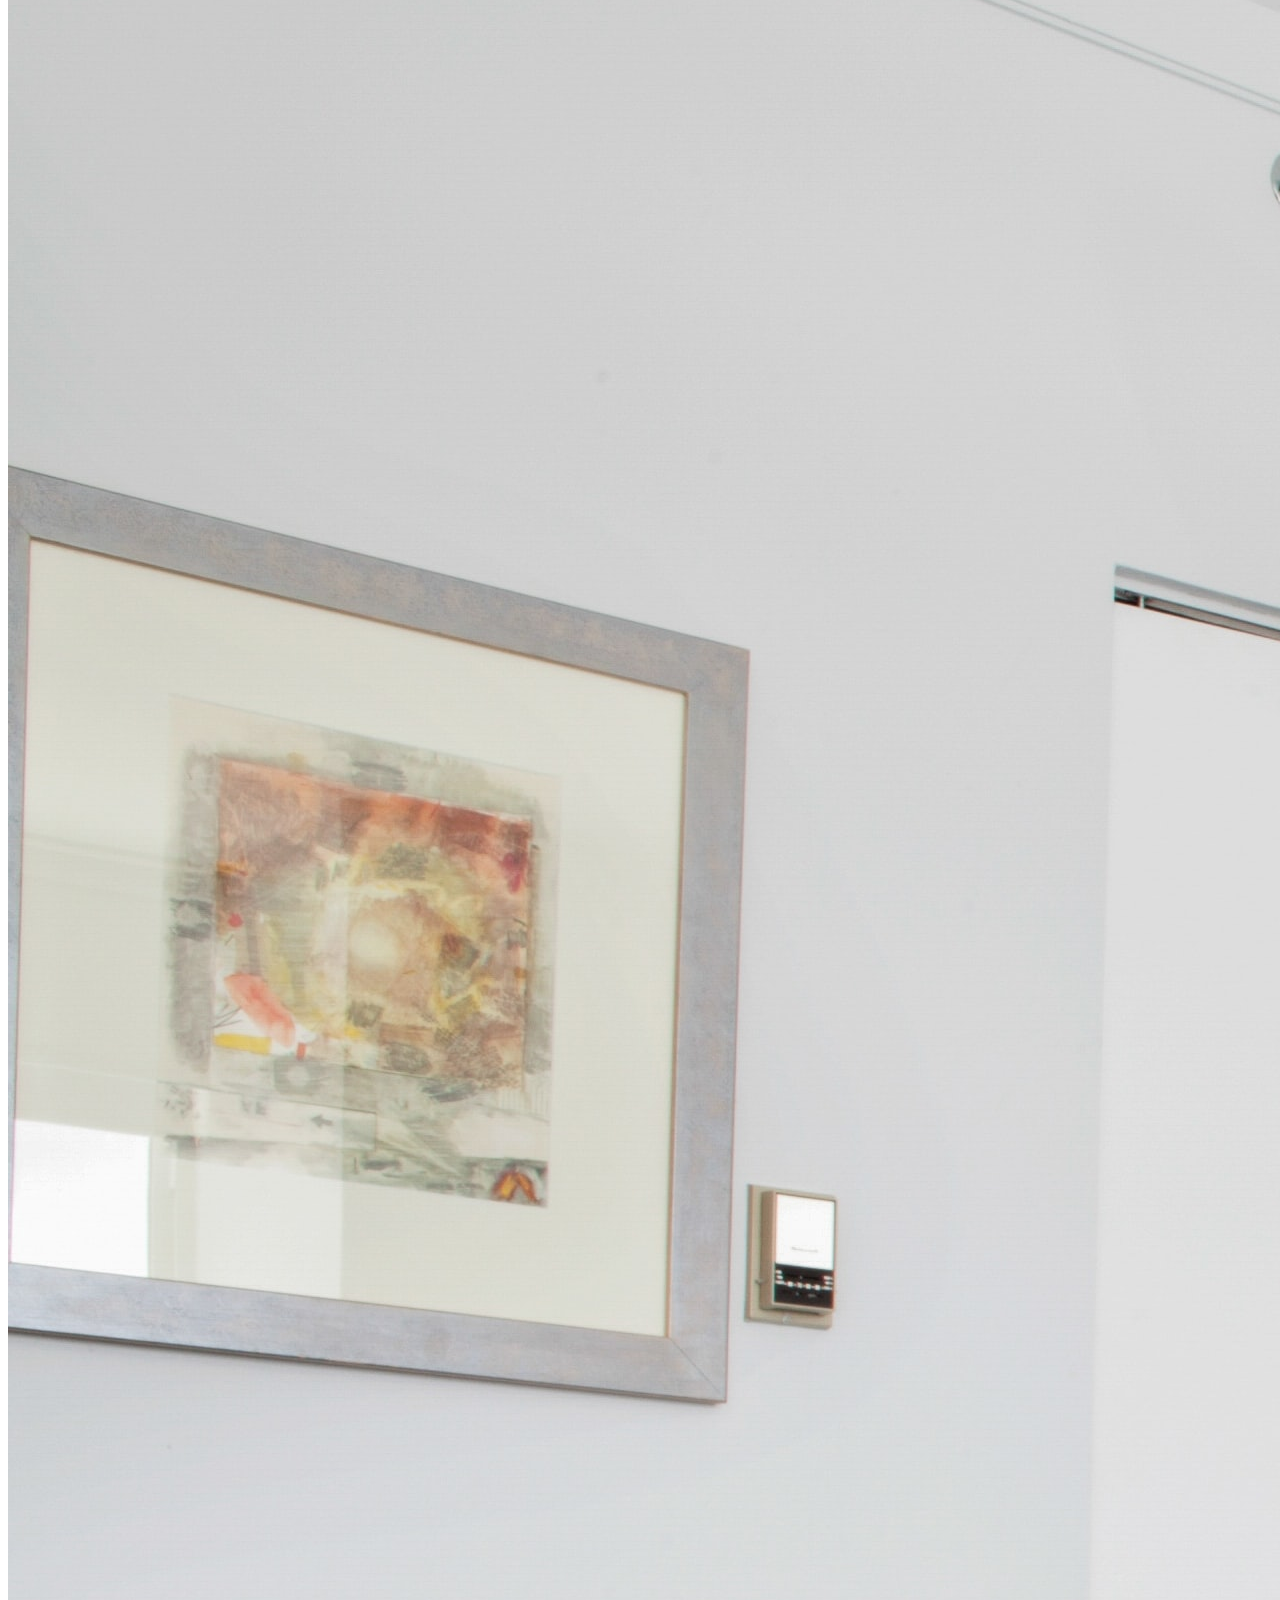
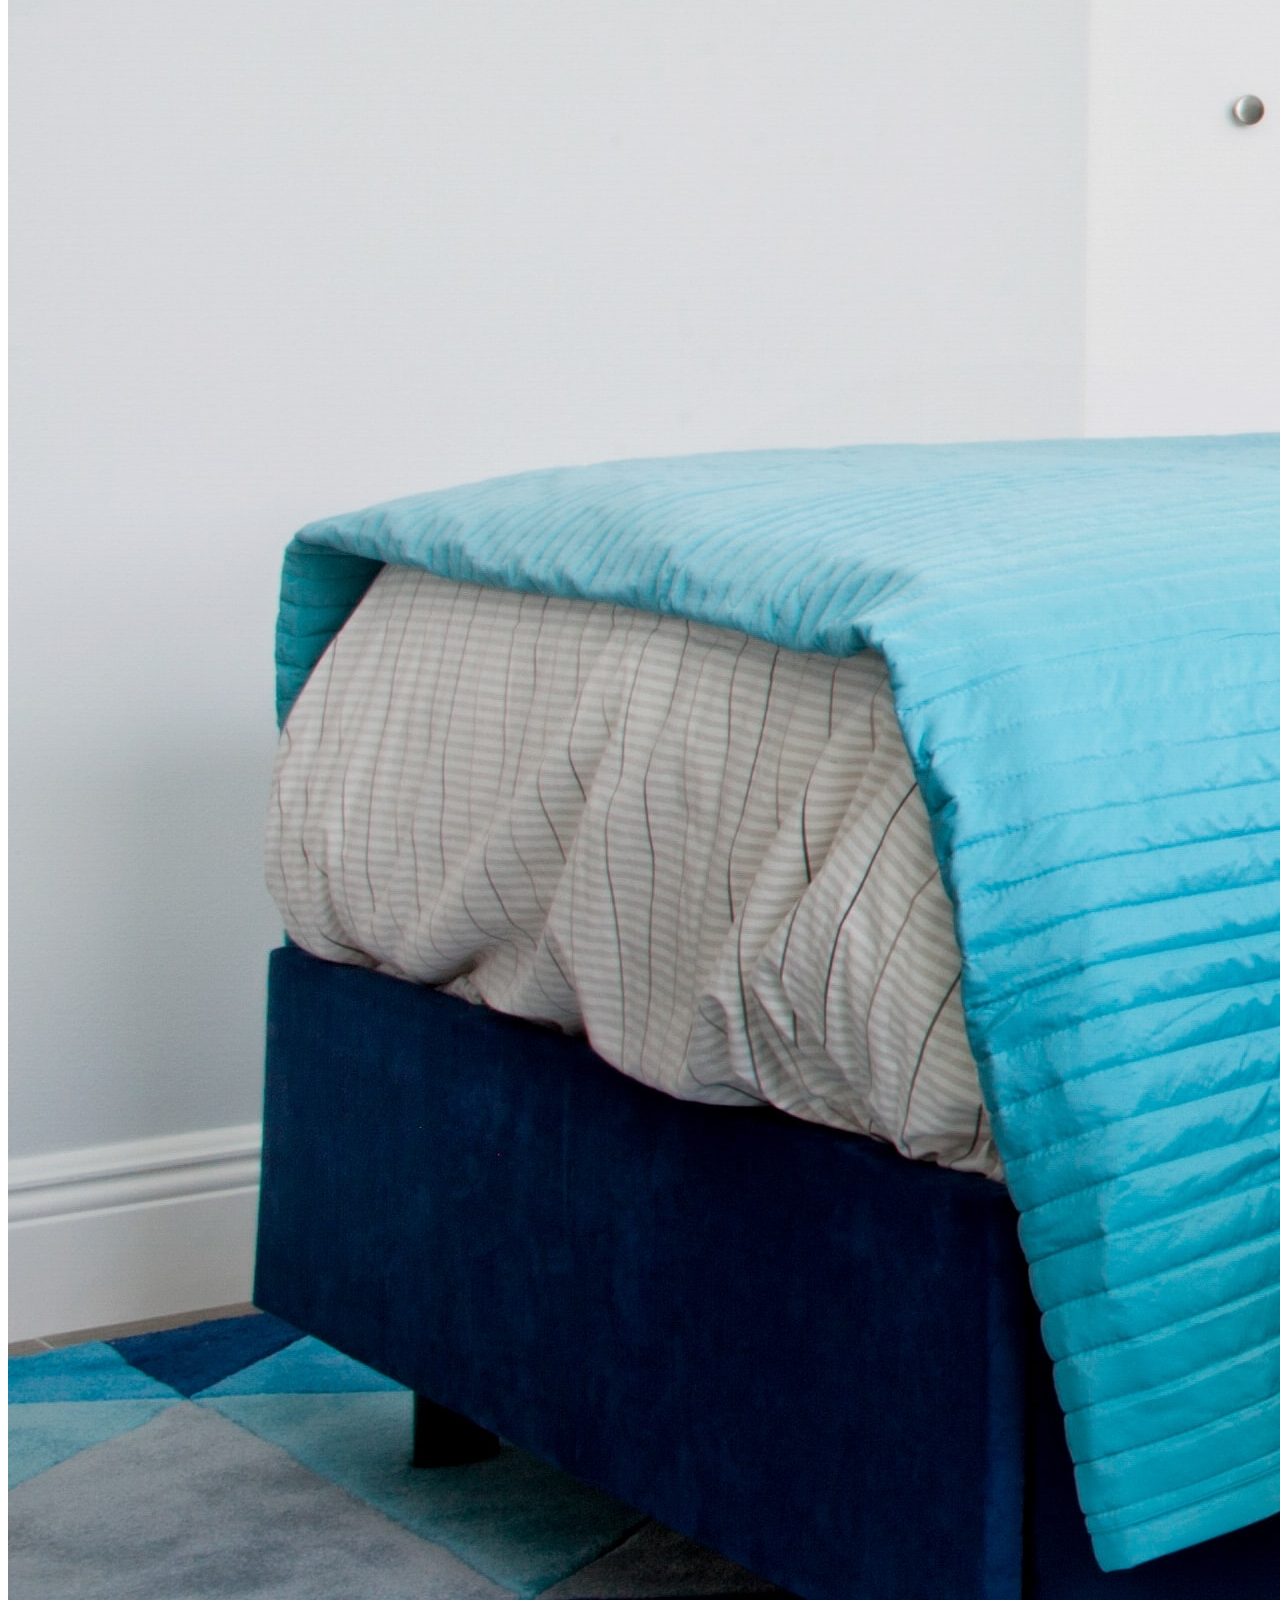
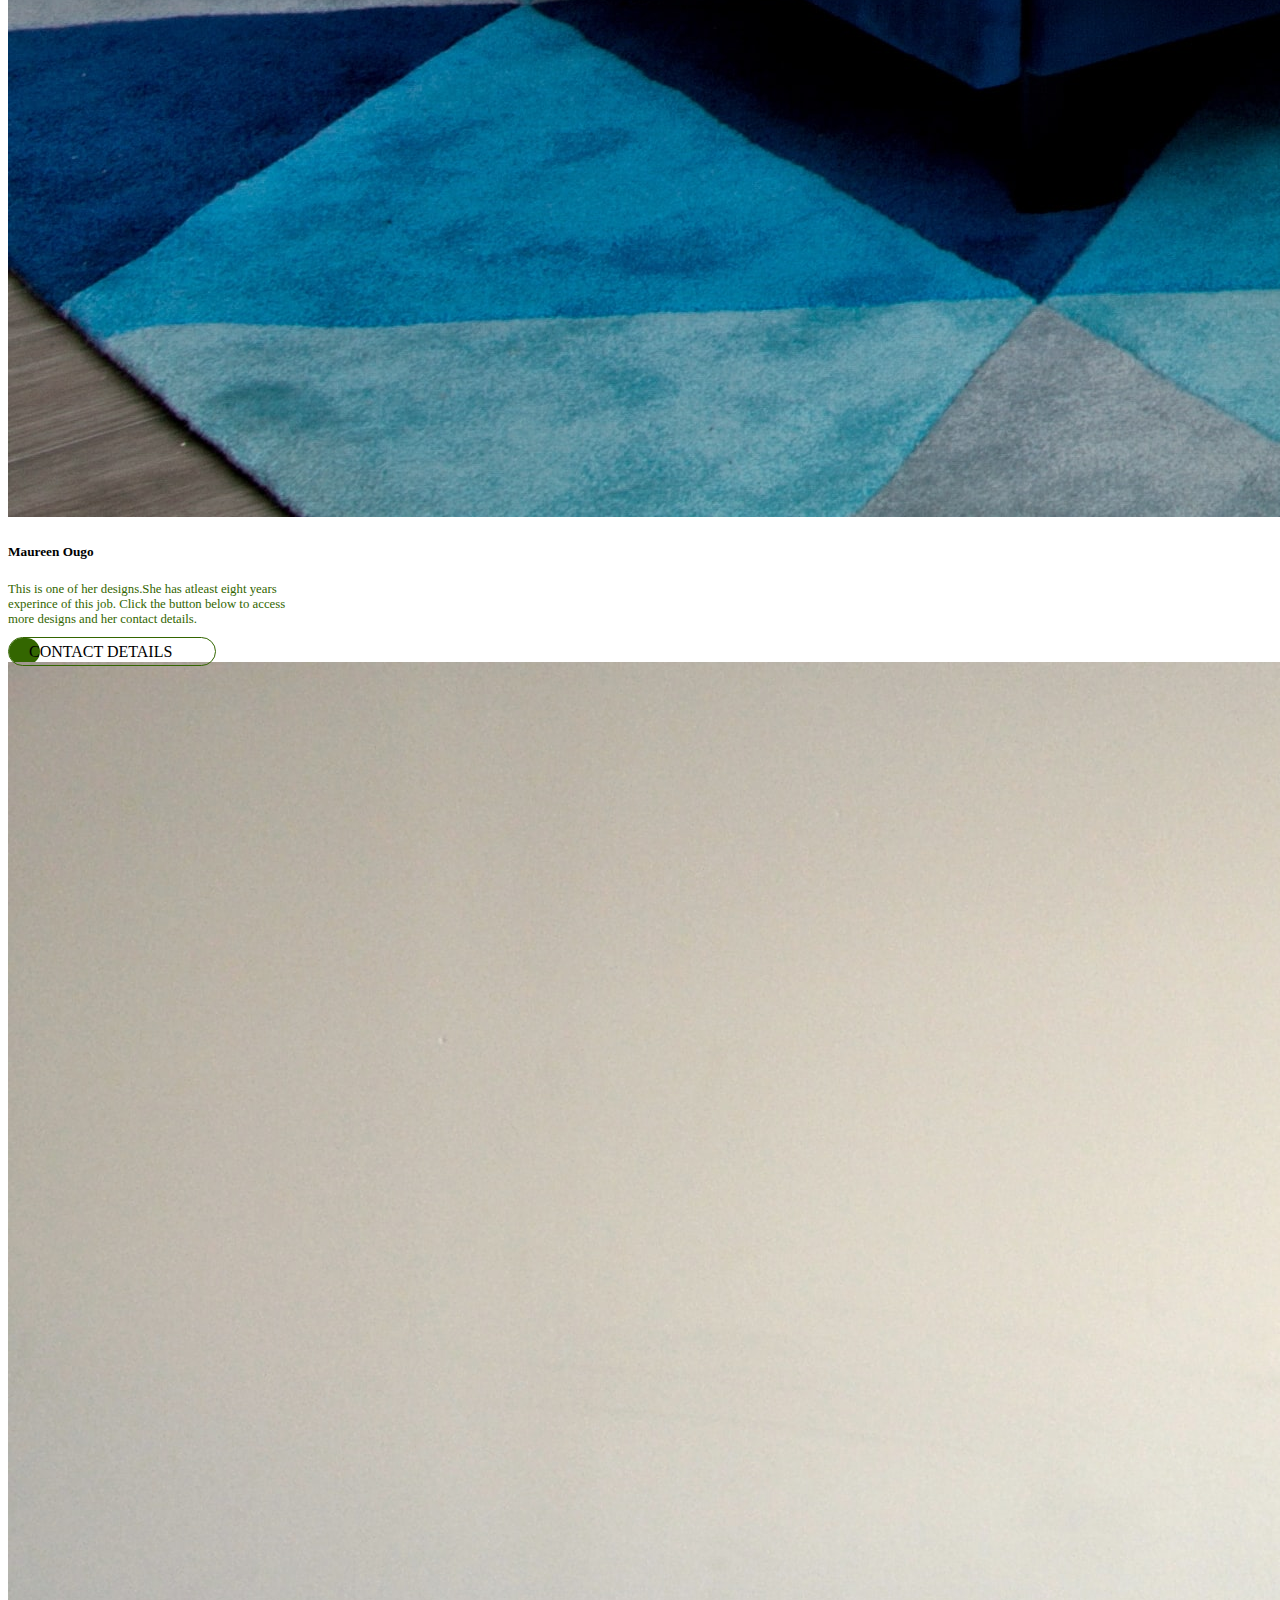
<file: main.html>
<!DOCTYPE html>
<html lang="en">
<head>
    <meta charset="UTF-8">
    <meta http-equiv="X-UA-Compatible" content="IE=edge">
    <meta name="viewport" content="width=device-width, initial-scale=1.0">
    <!-- CSS Section -->
    <link href="https://cdn.jsdelivr.net/npm/bootstrap@5.0.2/dist/css/bootstrap.min.css" rel="stylesheet" integrity="sha384-EVSTQN3/azprG1Anm3QDgpJLIm9Nao0Yz1ztcQTwFspd3yD65VohhpuuCOmLASjC" crossorigin="anonymous">
    <link rel="stylesheet" href="https://maxcdn.bootstrapcdn.com/font-awesome/4.6.3/css/font-awesome.min.css">
    <link rel="stylesheet" href="https://cdn.jsdelivr.net/npm/bootstrap-icons@1.5.0/font/bootstrap-icons.css">
    <link rel="stylesheet" href="./main.css">
    <!-- JS Section -->
    <script src="https://code.jquery.com/jquery-3.6.0.js" integrity="sha256-H+K7U5CnXl1h5ywQfKtSj8PCmoN9aaq30gDh27Xc0jk=" crossorigin="anonymous"></script>
    <script src="https://cdn.jsdelivr.net/npm/bootstrap@5.0.2/dist/js/bootstrap.bundle.min.js" integrity="sha384-MrcW6ZMFYlzcLA8Nl+NtUVF0sA7MsXsP1UyJoMp4YLEuNSfAP+JcXn/tWtIaxVXM" crossorigin="anonymous"></script>
    <script src="./main.js"></script>
    <title>Find Fundi</title>
</head>
<body>
    <nav class="navbar mb-3">
        <div class="container-fluid">
          <strong><a class="navbar-brand" href="#">
          CARPENTER MTAANI <i class="bi bi-hammer"></i>
          </a></strong>
          <ul class="nav justify-content-end">
            <li class="nav-item">
              <a class="nav-link active" aria-current="page" href="#fundi">FIND FUNDI</a>
            </li>
            <li class="nav-item">
                <a class="nav-link" href="#upload">Upload Your Designs</a>
              </li>
            <li class="nav-item">
              <a class="nav-link" href="#contacts-area">Contact Us</a>
            </li>
           
          </ul>
        </div>
        
      </nav>
      <div class="container btns">
          <h2 class="text-center" id="fundi">FIND YOUR FUNDI</h2>
            <div class="row row-cols-1 row-cols-md-2  row-cols-lg-3 g-2 g-lg-3">
              <div class="col">
                <div class="p-3">
                    <div class="card" style="width: 18rem;">
                    <img src="./assets/furniture/alexander-kaunas-7ZD_JIwl410-unsplash.jpg" class="card-img-top" alt="...">
                    <div class="card-body">
                      <h5 class="card-title">Jack Kabanis</h5>
                      <p class="card-text">This is one of his designs.He has atleast fifteen years experince of this job. Click the button below to access more designs and  his contact details.</p>
                      <a href="./jack.html"><span></span> CONTACT DETAILS  <i class="bi bi-arrow-right"></i></a>

                    </div>
                  </div>       
                </div>
              </div>
              <div class="col">
                <div class="p-3"><div class="card" style="width: 18rem;">
                    <img src="./assets/furniture/angelo-pantazis-N4wUsqIbMAM-unsplash.jpg" class="card-img-top" alt="...">
                    <div class="card-body">
                      <h5 class="card-title">Darren Nabiswa</h5>
                      <p class="card-text">This is one of his designs.He has atleast three years experince of this job. Click the button below to access more designs and  his contact details.</p>
                      <a href="./Darren.html"><span></span> CONTACT DETAILS  <i class="bi bi-arrow-right"></i></a>
                    </div>
                  </div>
                </div>
              </div>
              <div class="col">
                <div class="p-3"><div class="card" style="width: 18rem;">
                    <img src="./assets/furniture/bence-balla-schottner-vFwjD8JLP4M-unsplash.jpg" class="card-img-top" height="190px" alt="...">
                    <div class="card-body">
                      <h5 class="card-title">Elijah Tum</h5>
                      <p class="card-text">This is one of his designs.He has atleast five years experince of this job. Click the button below to access more designs and  his contact details.</p>
                      <a href="./Elijah.html"><span></span> CONTACT DETAILS  <i class="bi bi-arrow-right"></i></a>
                    </div>
                  </div>
                </div>
              </div>
              <div class="col">
                <div class="p-3"><div class="card" style="width: 18rem;">
                    <img src="./assets/furniture/blake-woolwine-3mlg5BRUifM-unsplash.jpg" class="card-img-top" alt="...">
                    <div class="card-body">
                      <h5 class="card-title">Nick Otieno</h5>
                      <p class="card-text">This is one of his designs.He has atleast two years experince of this job. Click the button below to access more designs and  his contact details.</p>
                      <a href="./Nick.html"><span></span> CONTACT DETAILS  <i class="bi bi-arrow-right"></i></a>
                    </div>
                  </div>
                </div>
              </div>
              <div class="col">
                <div class="p-3"><div class="card" style="width: 18rem;">
                    <img src="./assets/furniture/blake-woolwine-9bq7_0nvzXs-unsplash.jpg" class="card-img-top" alt="...">
                    <div class="card-body">
                      <h5 class="card-title">Maureen Ougo</h5>
                      <p class="card-text">This is one of her designs.She has atleast eight years experince of this job. Click the button below to access more designs and  her contact details.</p>
                      <a href="./Maureen.html"><span></span> CONTACT DETAILS  <i class="bi bi-arrow-right"></i></a>
                    </div>
                  </div>
                </div>
              </div>
              <div class="col">
                <div class="p-3"><div class="card" style="width: 18rem;">
                    <img src="./assets/furniture/christian-kaindl-4uD9w-pxBTA-unsplash.jpg" class="card-img-top" alt="...">
                    <div class="card-body">
                        <h5 class="card-title">Travis Nthiga</h5>
                        <p class="card-text">This is one of his designs.He has atleast eleven years experince of this job. Click the button below to access more designs and  his contact details.</p>
                        <a href="./Travis.html"><span></span> CONTACT DETAILS  <i class="bi bi-arrow-right"></i></a>
                    </div>
                  </div>
                </div>
              </div>
              <div class="col">
                <div class="p-3"><div class="card" style="width: 18rem;">
                    <img src="./assets/furniture/hausphotomedia-com-aRT5UCf2MYY-unsplash.jpg" class="card-img-top" alt="...">
                    <div class="card-body">
                      <h5 class="card-title">Peter Chege</h5>
                      <p class="card-text">This is one of his designs.He has atleast seven years experince of this job. Click the button below to access more designs and  his contact details.</p>
                      <a href="./Peter.html"><span></span> CONTACT DETAILS  <i class="bi bi-arrow-right"></i></a>
                    </div>
                  </div>
                </div>
              </div>
              <div class="col">
                <div class="p-3"><div class="card" style="width: 18rem;">
                    <img src="./assets/furniture/naomi-hebert-2dcYhvbHV-M-unsplash.jpg" class="card-img-top" alt="...">
                    <div class="card-body">
                      <h5 class="card-title">Martin Gicheru</h5>
                      <p class="card-text">This is one of his designs.He has atleast two years experince of this job. Click the button below to access more designs and  his contact details.</p>
                      <a href="./Martin.html"><span></span> CONTACT DETAILS  <i class="bi bi-arrow-right"></i></a>
                    </div>
                  </div>
                </div>
              </div>
              <div class="col">
                <div class="p-3"><div class="card" style="width: 18rem;">
                    <img src="./assets/furniture/francesca-tosolini-HD7QBx2Yfa4-unsplash.jpg" class="card-img-top" alt="...">
                    <div class="card-body">
                      <h5 class="card-title">Jeff Oloo</h5>
                      <p class="card-text">This is one of his designs.He has atleast eight years experince of this job. Click the button below to access more designs and  his contact details.</p>
                      <a href="./Jeff.html"><span></span> CONTACT DETAILS  <i class="bi bi-arrow-right"></i></a>
                    </div>
                  </div>
                </div>
              </div>
              
      </div>
      </div>

      <div class="container mb-3 d-flex justify-content-center">
          <div class="row col-lg-8 col-12 col-md-10">
          <h2 class="text-center mt-3" id="upload" >UPLOAD YOUR DESIGNS</h2>
          <div class=" justify-content-center reduce">
          <form onsubmit="return false" id="myForm">
            <div class="mb-3 col">
              <input type="text" class="form-control" id="name"  placeholder="Carpenters Name">
              <p id="error1">Please fill in your name!</p>
            </div>
            <div class="mb-3 col">
              <input type="tel" class="form-control" id="phoneNumber"  placeholder="Phone Number">
              <p id="error2">Please add your Phone Number!</p>

            </div>

            <div class="mb-3 col">
                <input type="text" class="form-control" id="location" placeholder="Location">
                <p id="error3">Please add your location details!</p>

              </div>
              <div class="mb-3 col">
                <input type="file" class="form-control" id="file" placeholder="choose file">

              </div>
        <div class="text-center">
            <button type="submit" onclick="validateForm()" class="myButton">Submit</button>
            </div>
            <div class="text-center">
              <button type="submit"  class="myBtn">Add more Designs</button>
              </div>
          </form>
          </div>
          <p id="message">Post sent ! Your  request has been received. It will be posted upon approval by the admins.'</p>
      </div>
      </div>

      <div id="contacts-area" class="container-fluid finish text-center">
        <footer>
        <div class="container d-flex justify-content-around ">
            <div class="contact pt-3">
              <h4 class="text-white hoving">CONTACTS</h4>
              <p>elijah.tum@student.moringaschool.com</p>
              <p>maureen.ougo@student.moringaschool.com</p>
              <p>peter.wairimu@student.moringaschool.com</p>
              <p>travis.nthiga@student.moringaschool.com</p>
              <p>nick.odongi@student.moringaschool.com</p>
            </div>
            <div class="follow pt-5">
                <h4 class="text-white">Follow us </h4>
                <a href="#"  target="_blank"><i class="bi bi-twitter tweet"></i></a>
                    <a href="#" target="_blank"><i class="bi bi-facebook fb"></i></a>
                        <a href="#" target="_blank"><i class="bi bi-instagram ig"></i></a>
            </div>
            <div class="download pt-5 ">
              <a href="#"  target="_blank"> <img src="./assets/footer-logo/appstore.svg"  class="mb-2 img-fluid handles"></a>
              <a href="#"  target="_blank"> <img src="./assets/footer-logo/playstore.svg"  class=" img-fluid handles"></a>
  
            </div>
        </div>
  
        </footer>
    </div>
  
    <button class="btn btn-primary up-btn" data-scroll="up" type="button">
      <i class="bi bi-arrow-up-circle-fill"></i>
      </button>
  
  
 
    
    
</body>
</html>
</file>
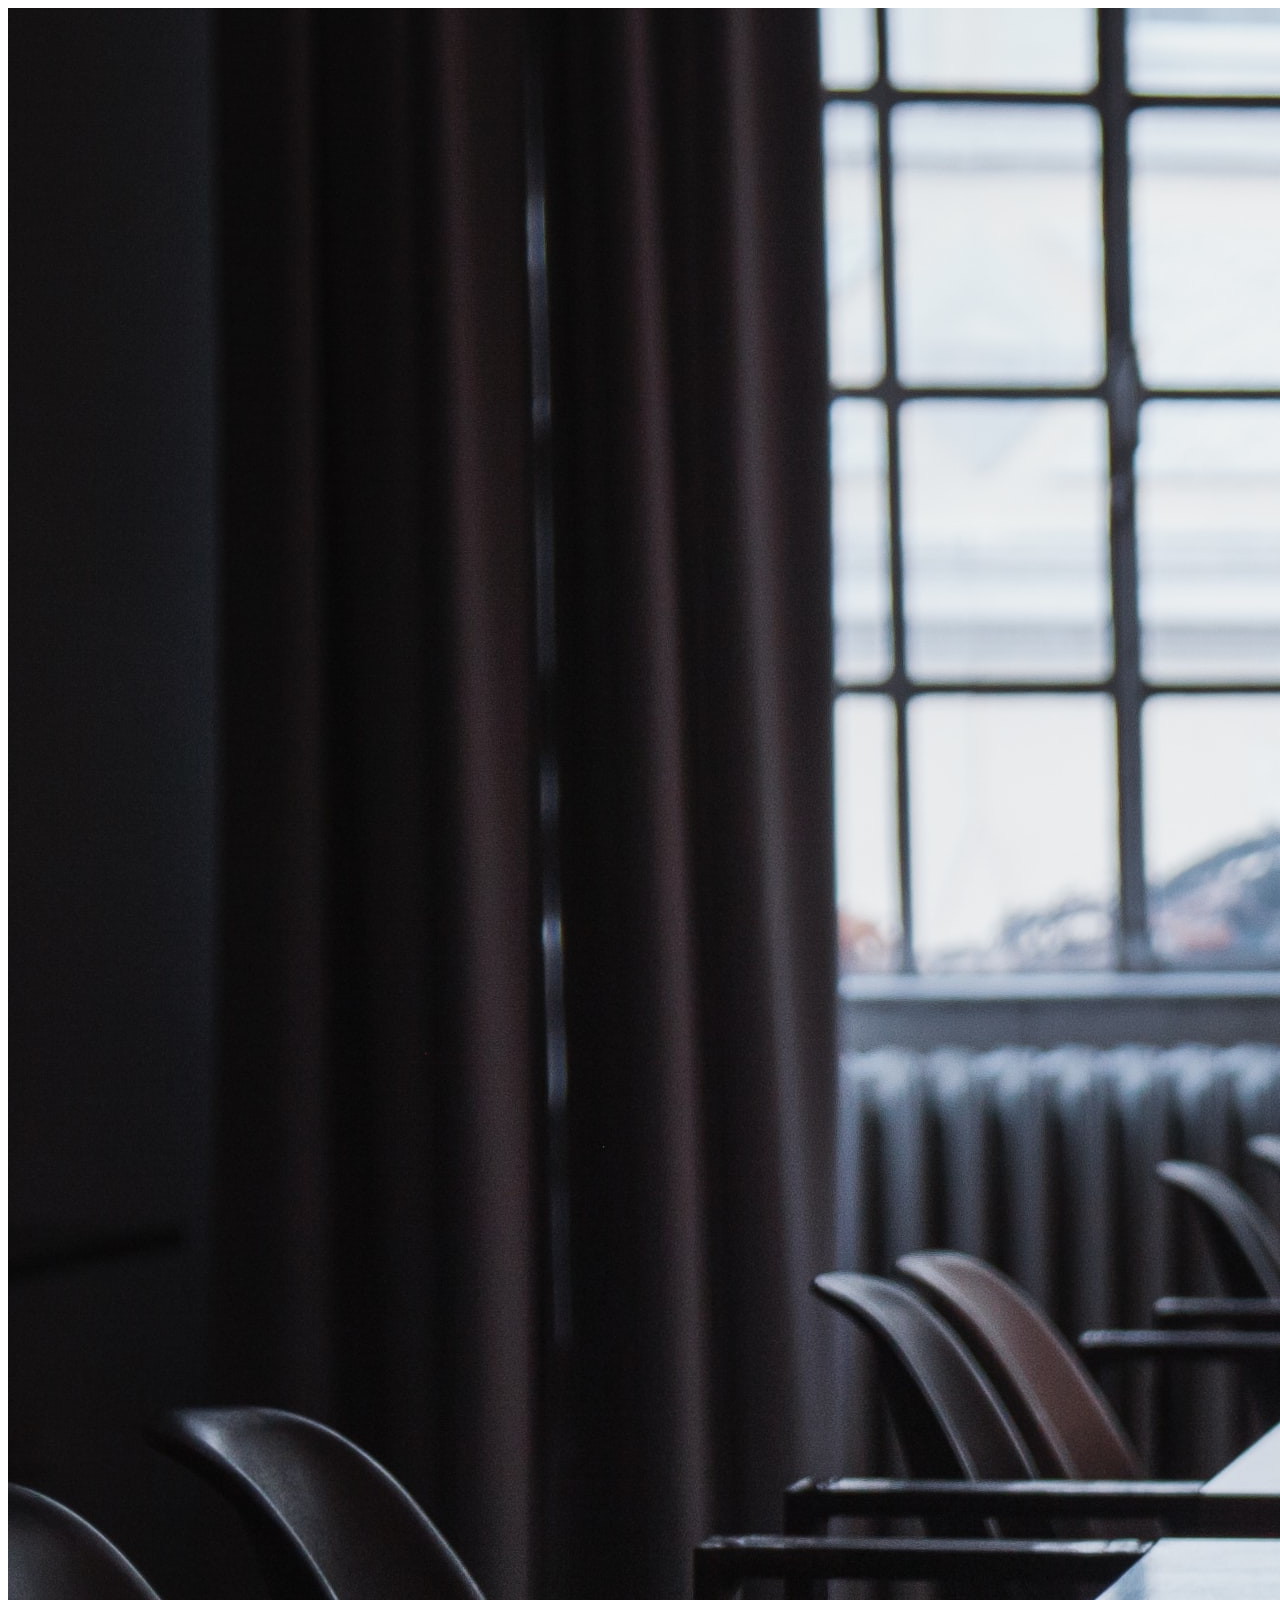
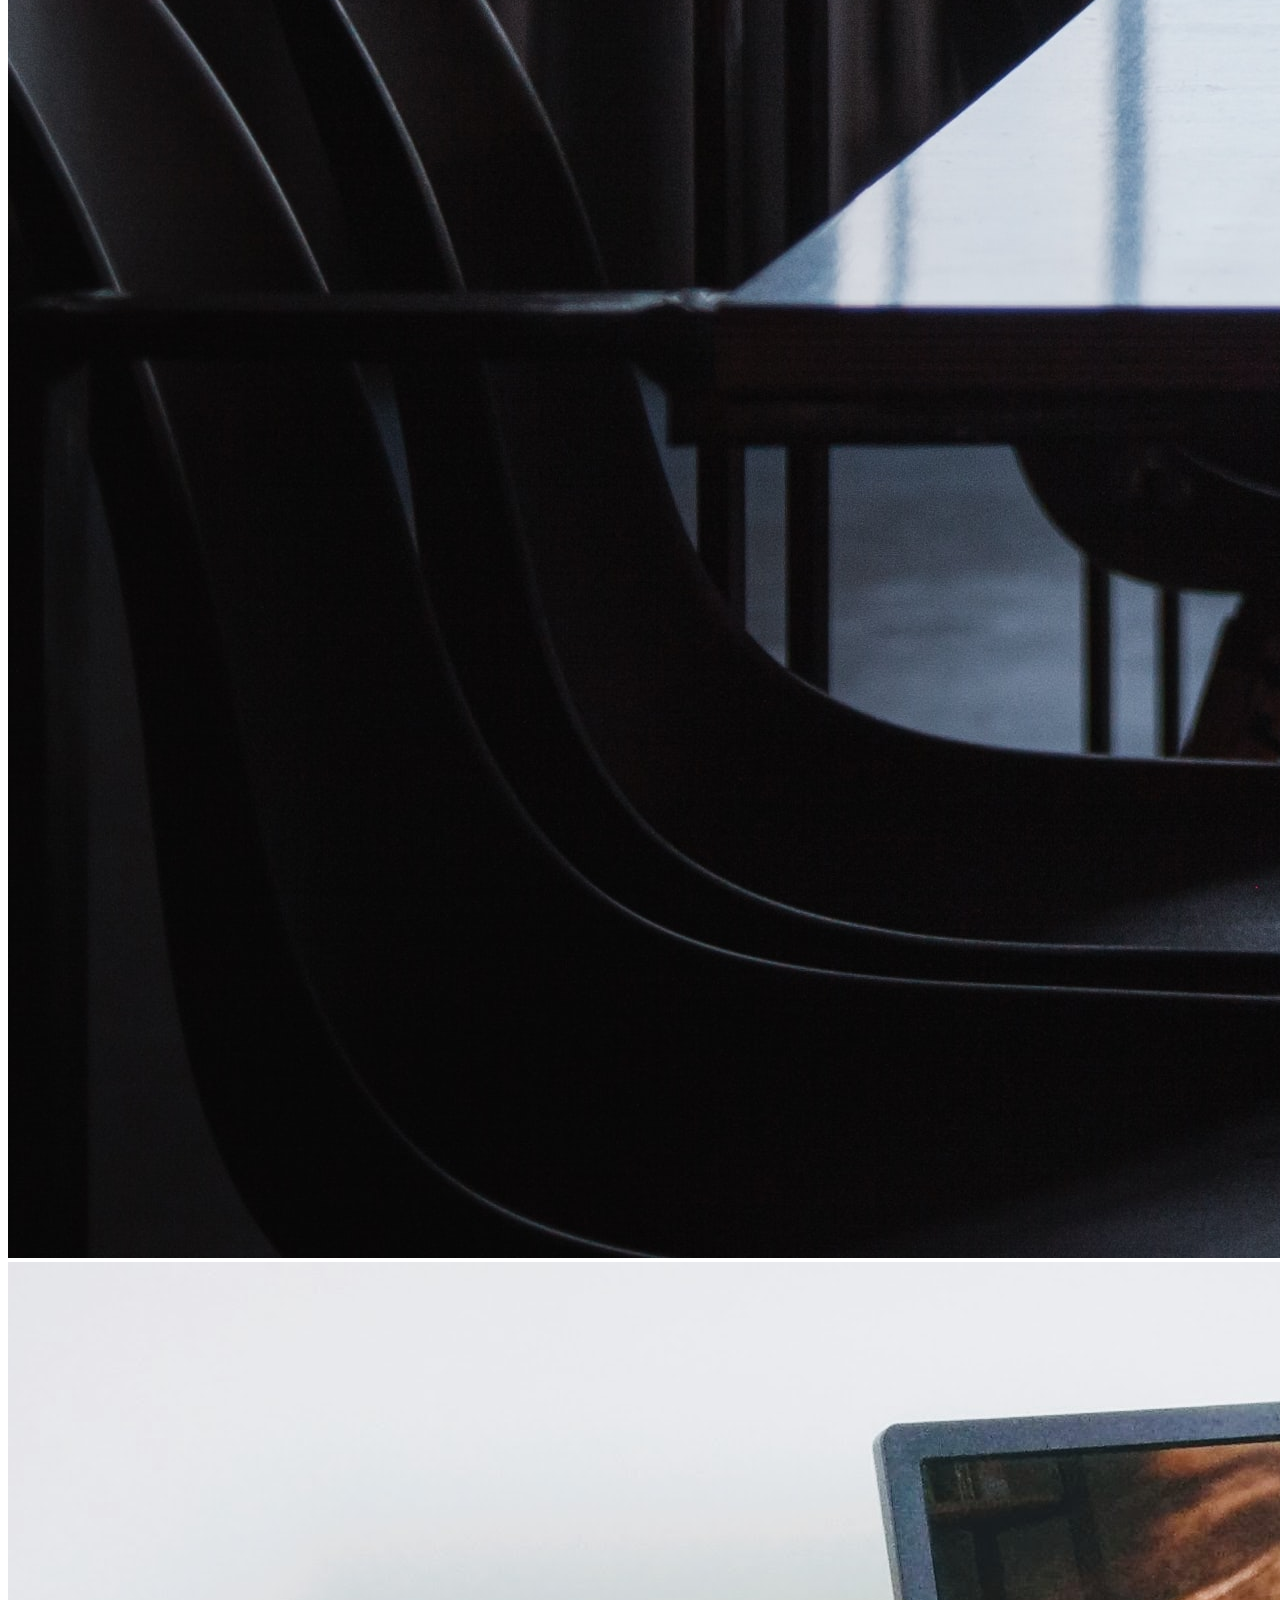
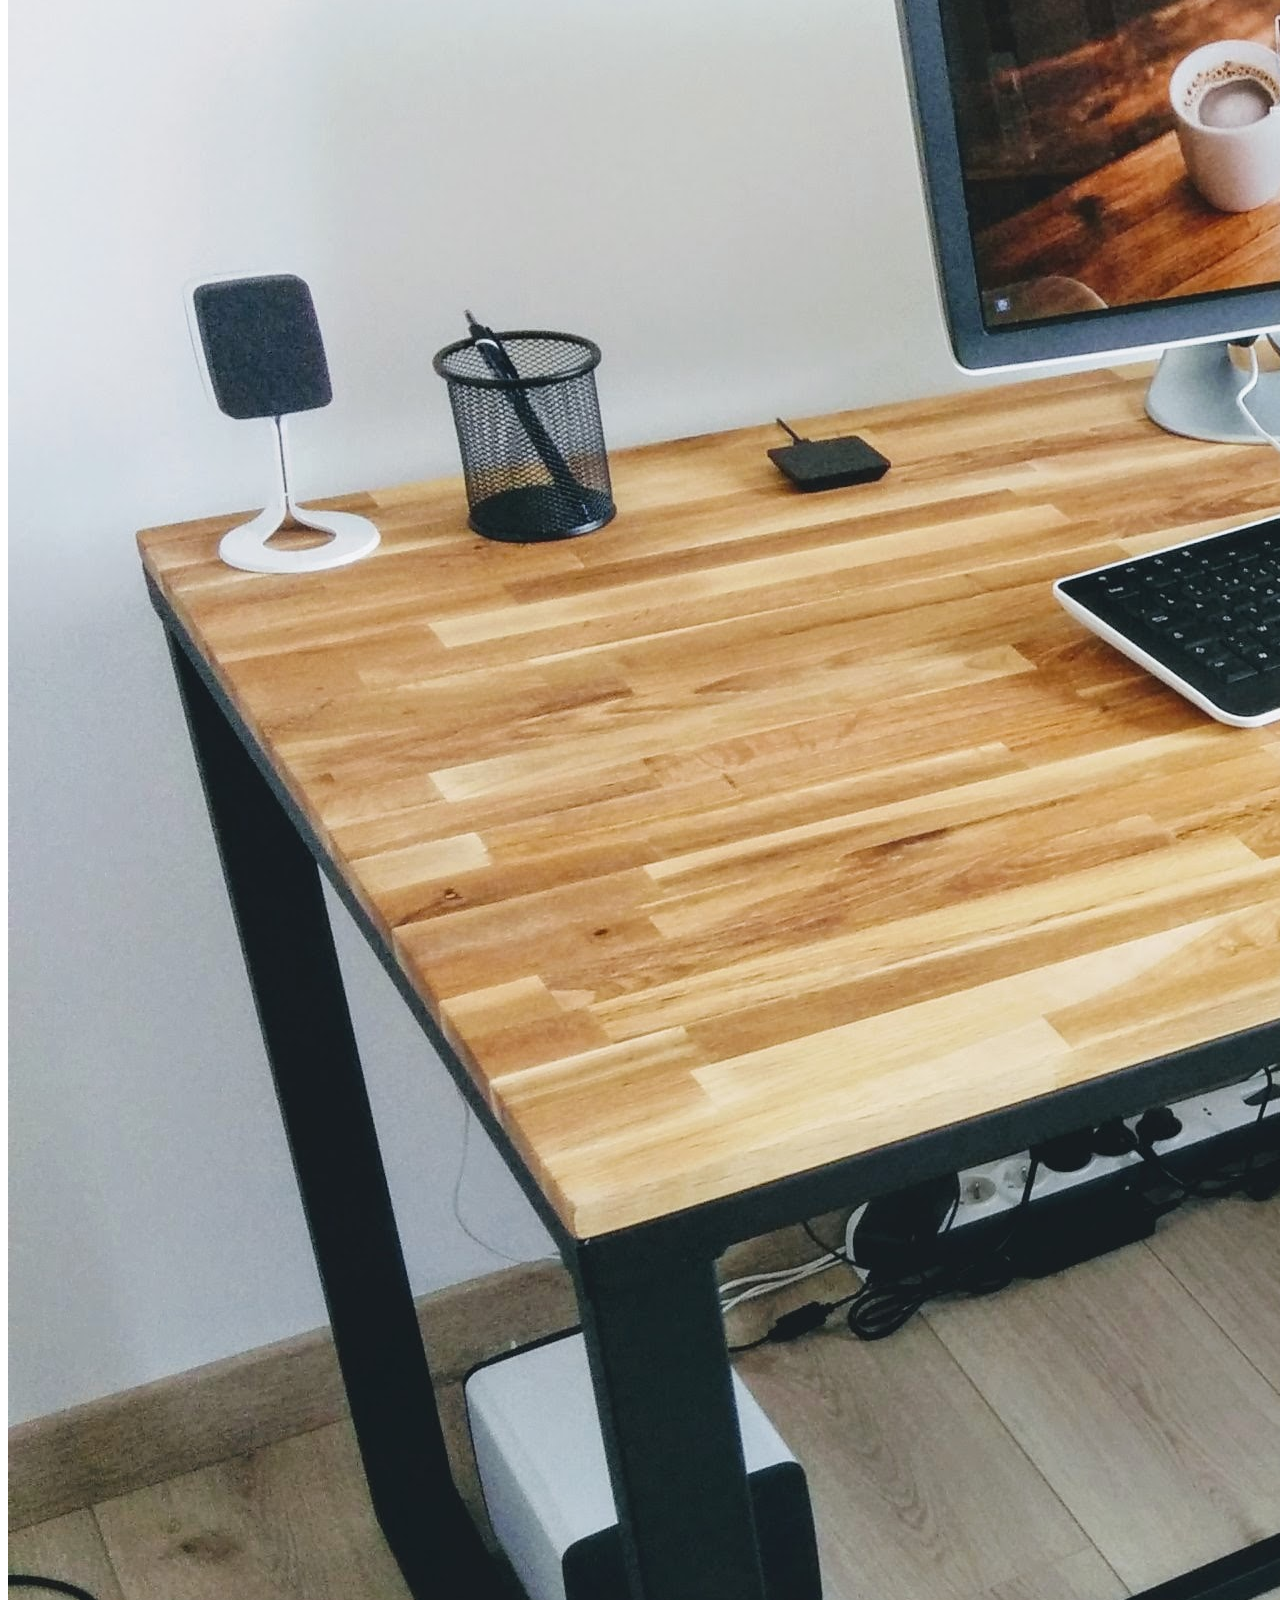
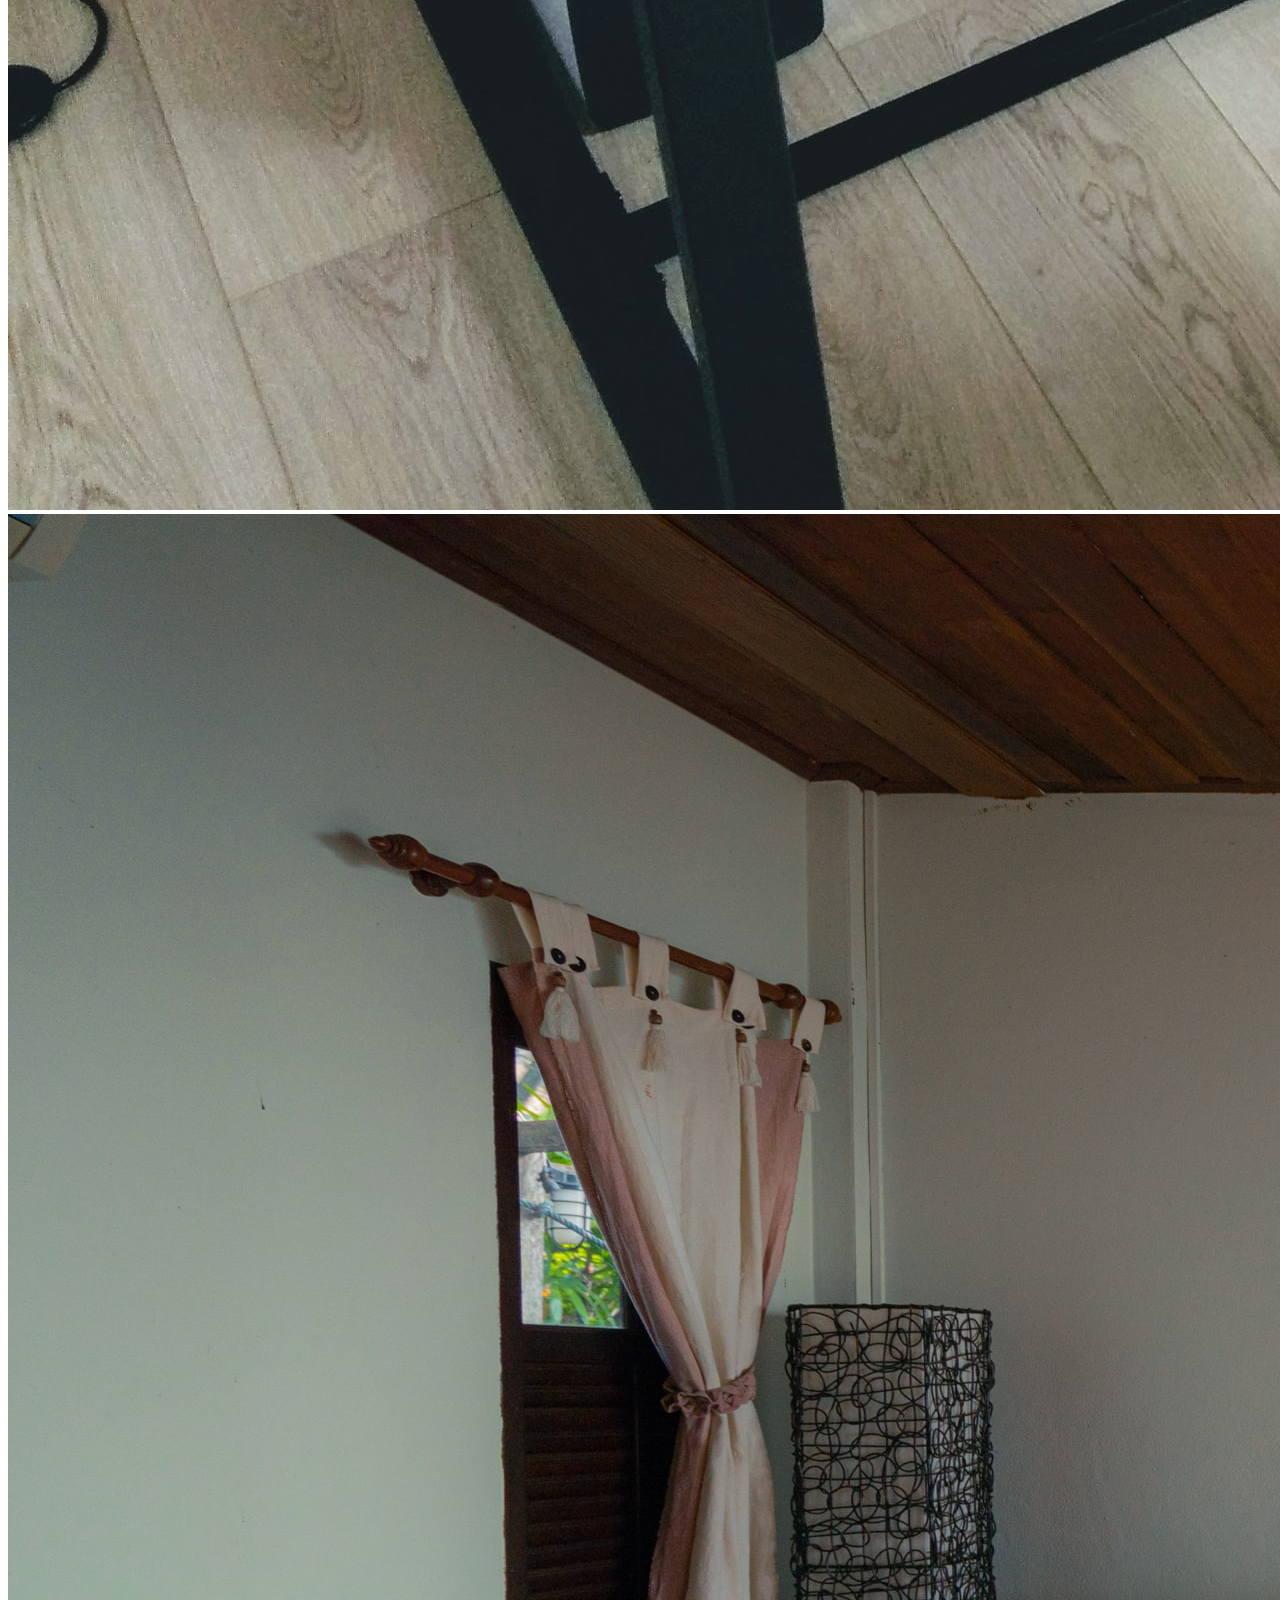
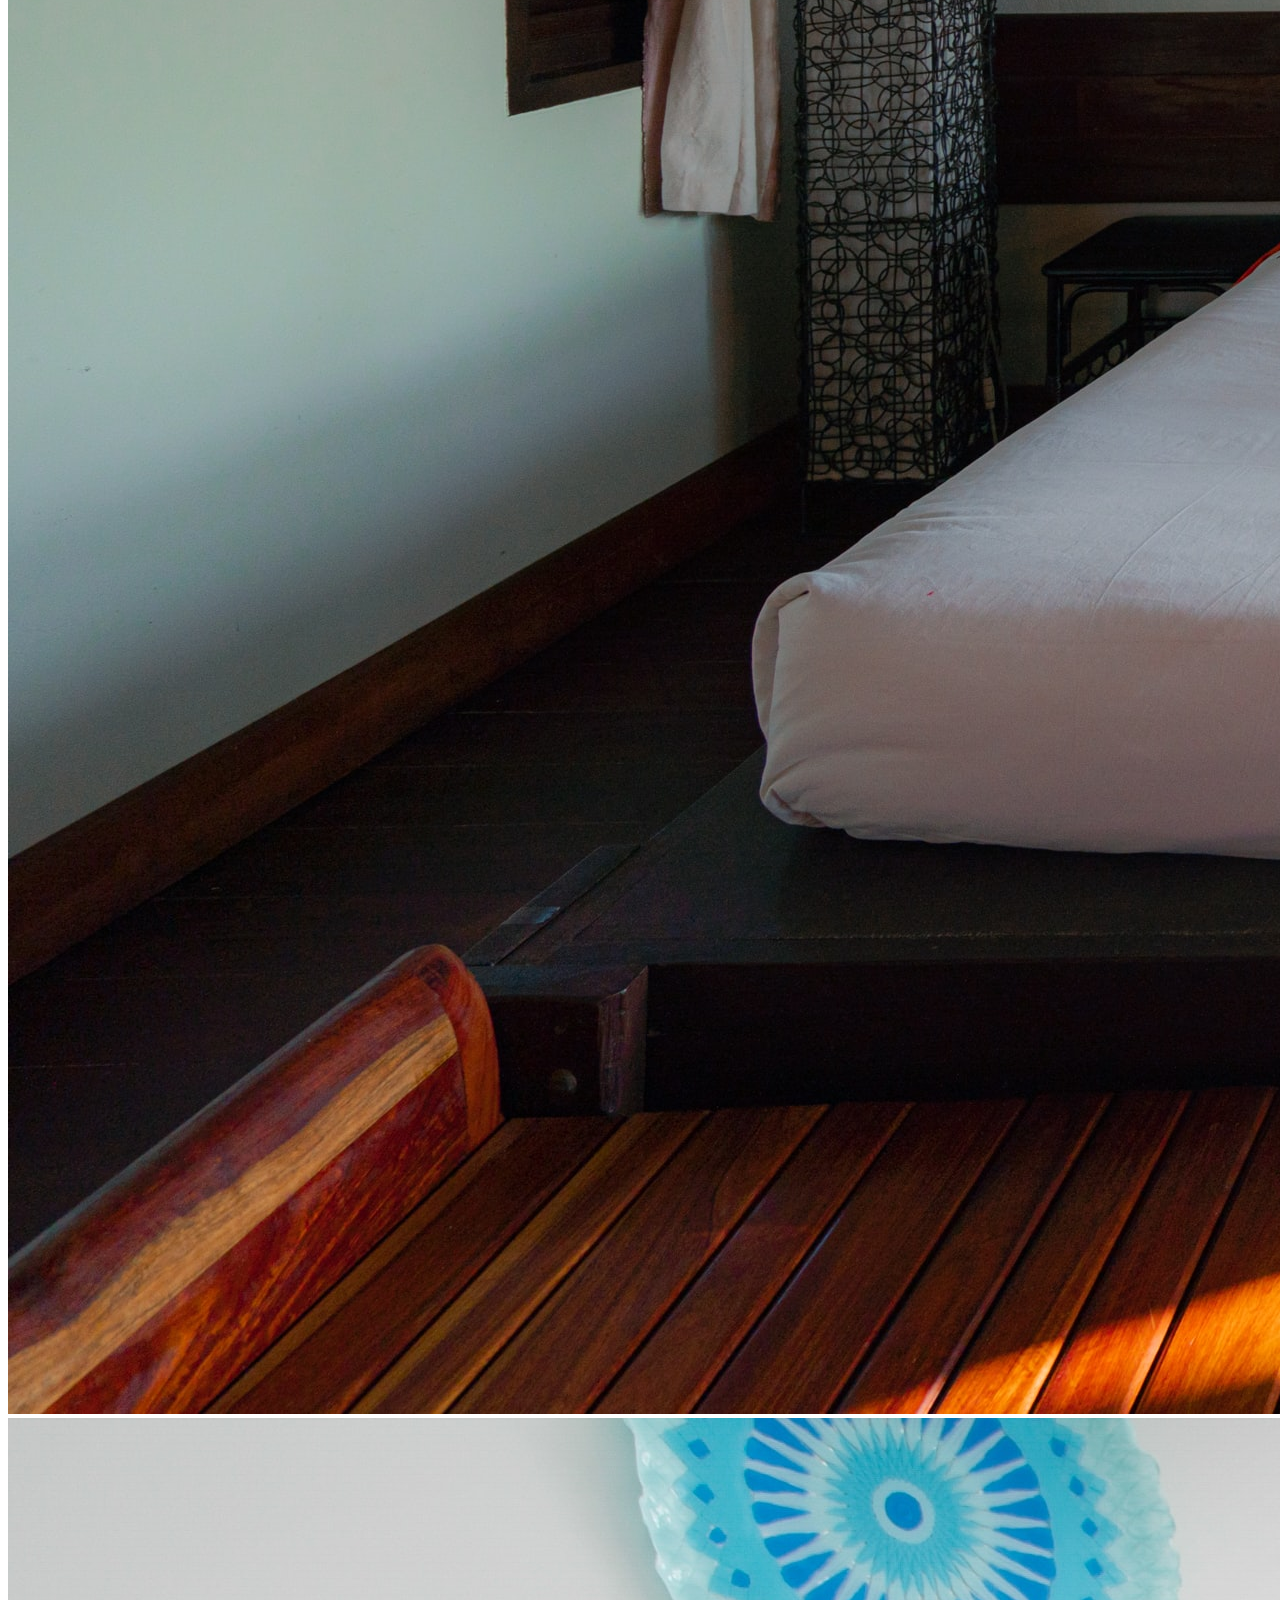
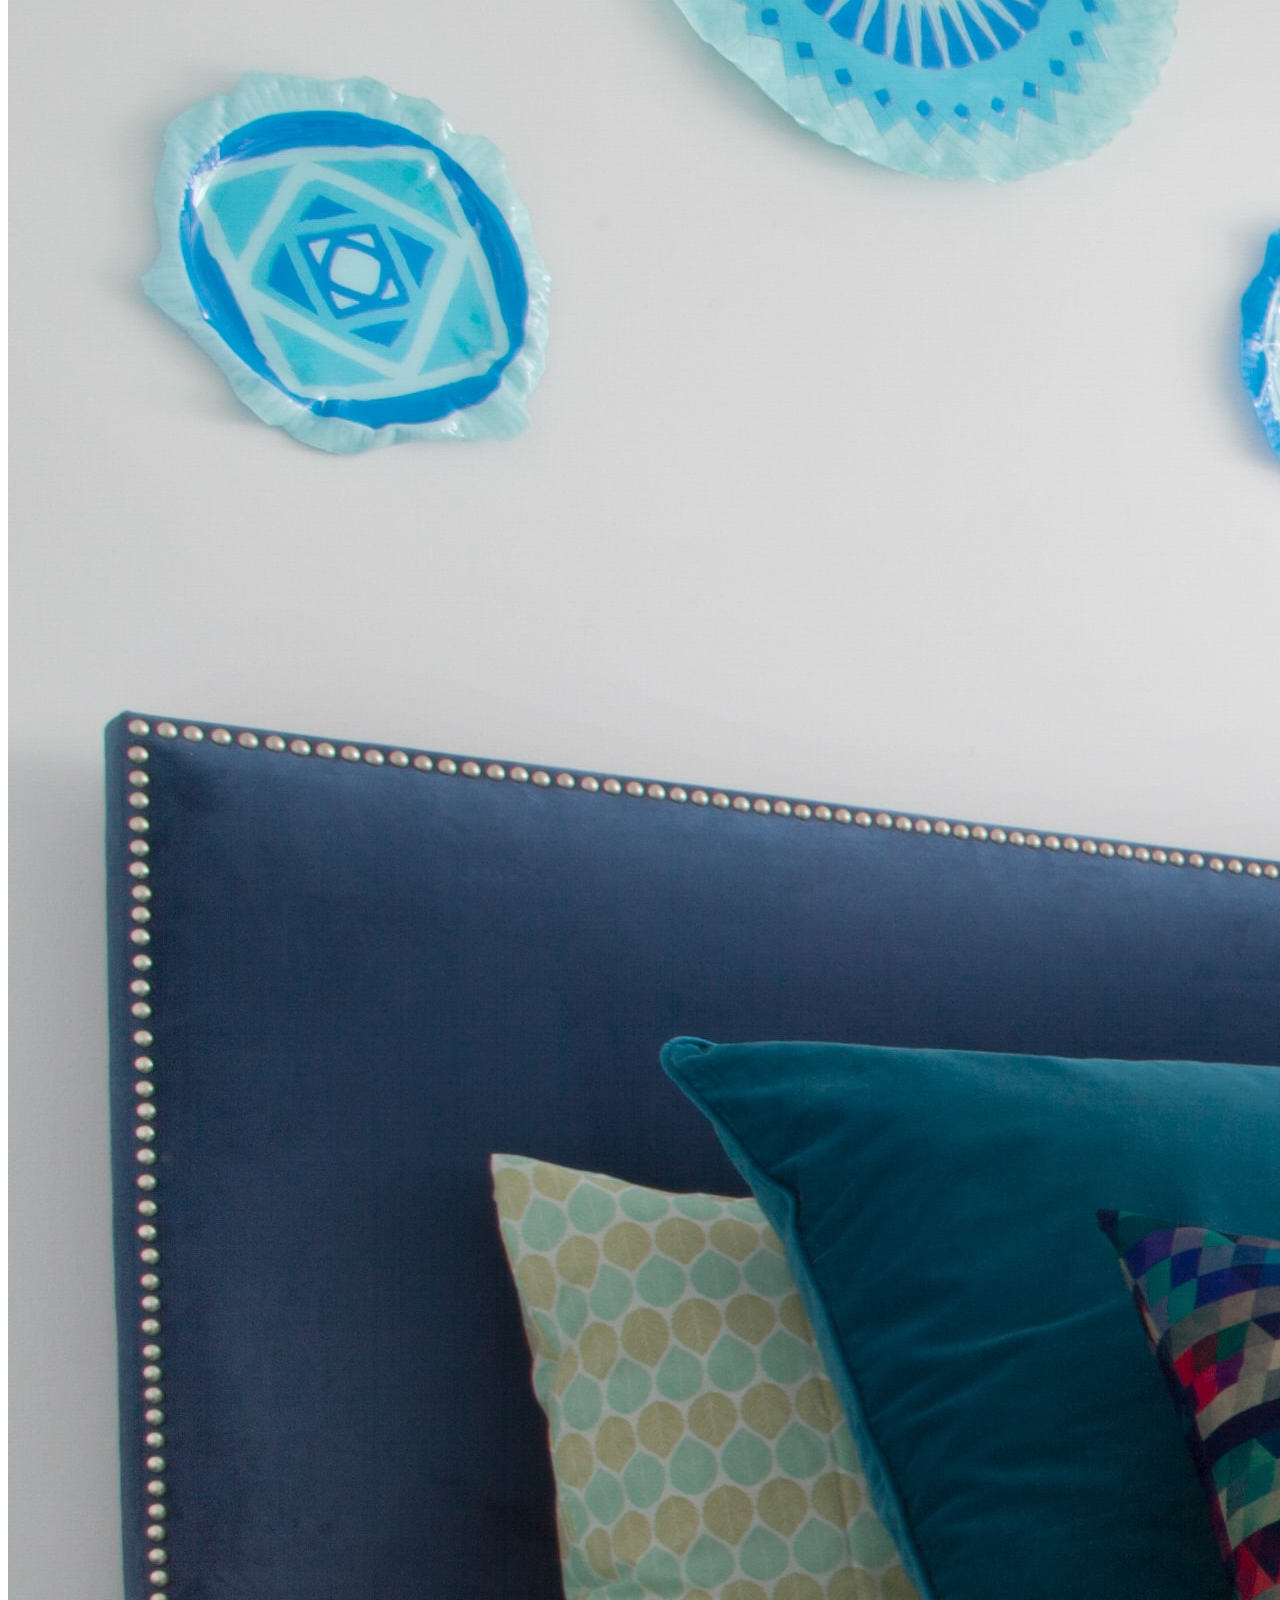
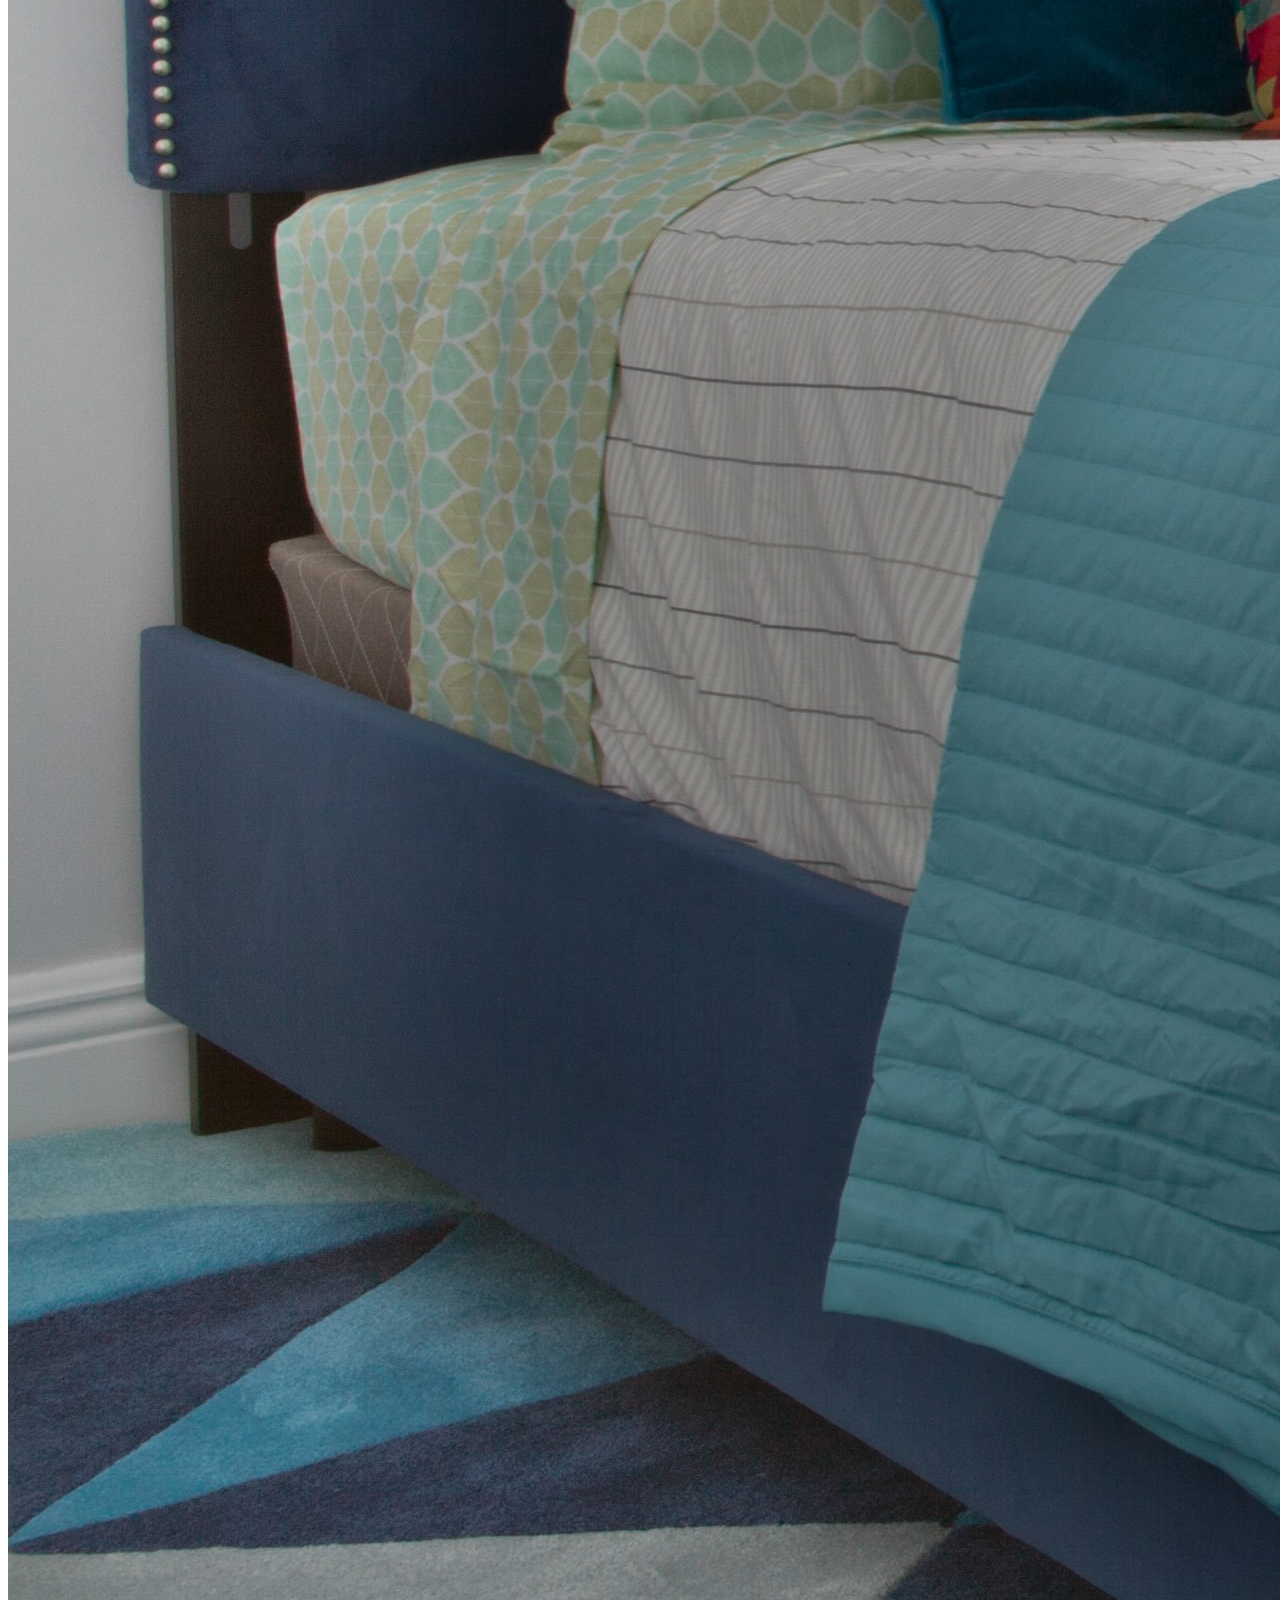
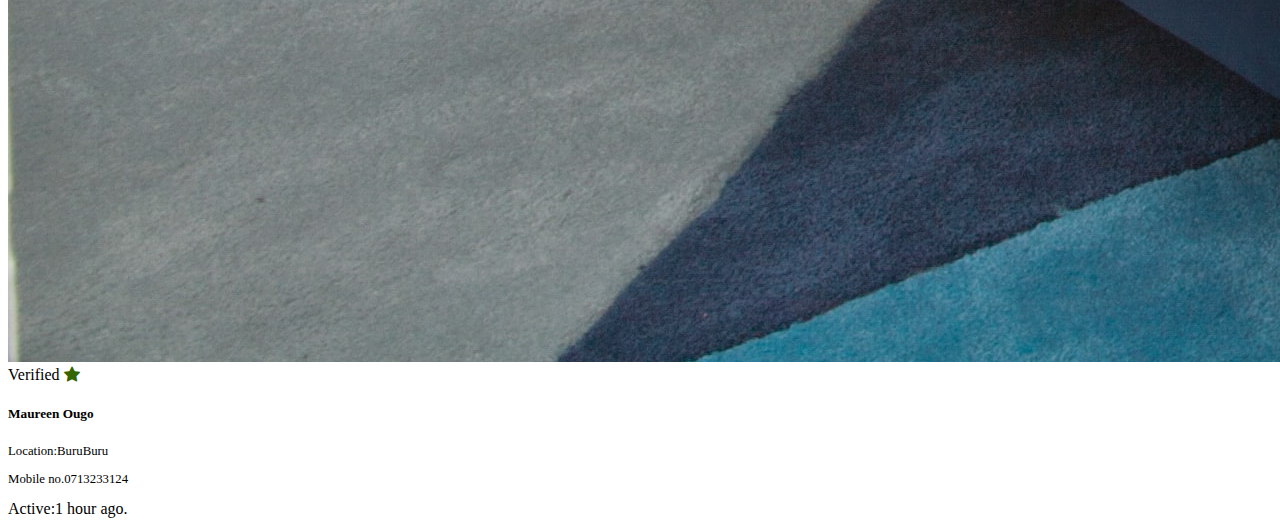
<file: Maureen.html>
<!DOCTYPE html>
<html lang="en">
<head>
    <meta charset="UTF-8">
    <meta http-equiv="X-UA-Compatible" content="IE=edge">
    <meta name="viewport" content="width=device-width, initial-scale=1.0">
    <link href="https://cdn.jsdelivr.net/npm/bootstrap@5.0.2/dist/css/bootstrap.min.css" rel="stylesheet" integrity="sha384-EVSTQN3/azprG1Anm3QDgpJLIm9Nao0Yz1ztcQTwFspd3yD65VohhpuuCOmLASjC" crossorigin="anonymous">
    <link rel="stylesheet" href="https://cdn.jsdelivr.net/npm/bootstrap-icons@1.5.0/font/bootstrap-icons.css">
    <link rel="stylesheet" href="./main.css">
    <script src="https://cdn.jsdelivr.net/npm/bootstrap@5.0.2/dist/js/bootstrap.bundle.min.js" integrity="sha384-MrcW6ZMFYlzcLA8Nl+NtUVF0sA7MsXsP1UyJoMp4YLEuNSfAP+JcXn/tWtIaxVXM" crossorigin="anonymous"></script>
    <title>Maureen Ougo</title>
</head>
<body>
    <div class="container">
        <div class="row m-4">
            <div id="carouselExampleSlidesOnly" class="carousel slide col-lg-8 col-md-6 mb-3" data-bs-ride="carousel">
                <div class="carousel-inner">
                  <div class="carousel-item active">
                    <img src="./assets/furniture/the-9th-coworking-gp4dCvu6_m0-unsplash.jpg" class="d-block w-100" alt="...">
                  </div>
                  <div class="carousel-item">
                    <img src="./assets/furniture/xavier-foucrier-UYHhyLwM1Wk-unsplash.jpg" class="d-block w-100" alt="...">
                  </div>
                  <div class="carousel-item">
                    <img src="./assets/furniture/alexander-kaunas-7ZD_JIwl410-unsplash.jpg" class="d-block w-100" alt="...">
                  </div>
                  <div class="carousel-item">
                    <img src="./assets/furniture/blake-woolwine-3mlg5BRUifM-unsplash.jpg" class="d-block w-100" alt="...">
                  </div>
                </div>
              </div>

      <div class="details  text-center px-4 col-lg-4 col-md-6">
        <div class="card text-center">
            <div class="card-header verify">
              Verified <i class="bi bi-star-fill"></i>
            </div>
            <div class="card-body">
              <h5 class="card-title">Maureen Ougo</h5>
              <p class="card-text">Location:BuruBuru</p>
              <p class="card-text">Mobile no.0713233124</p>
            </div>
            <div class="card-footer text-muted">
              Active:1 hour ago.
            </div>
          </div>
       
       
      </div>
      </div>
      </div>
    
</body>
</html>
</file>
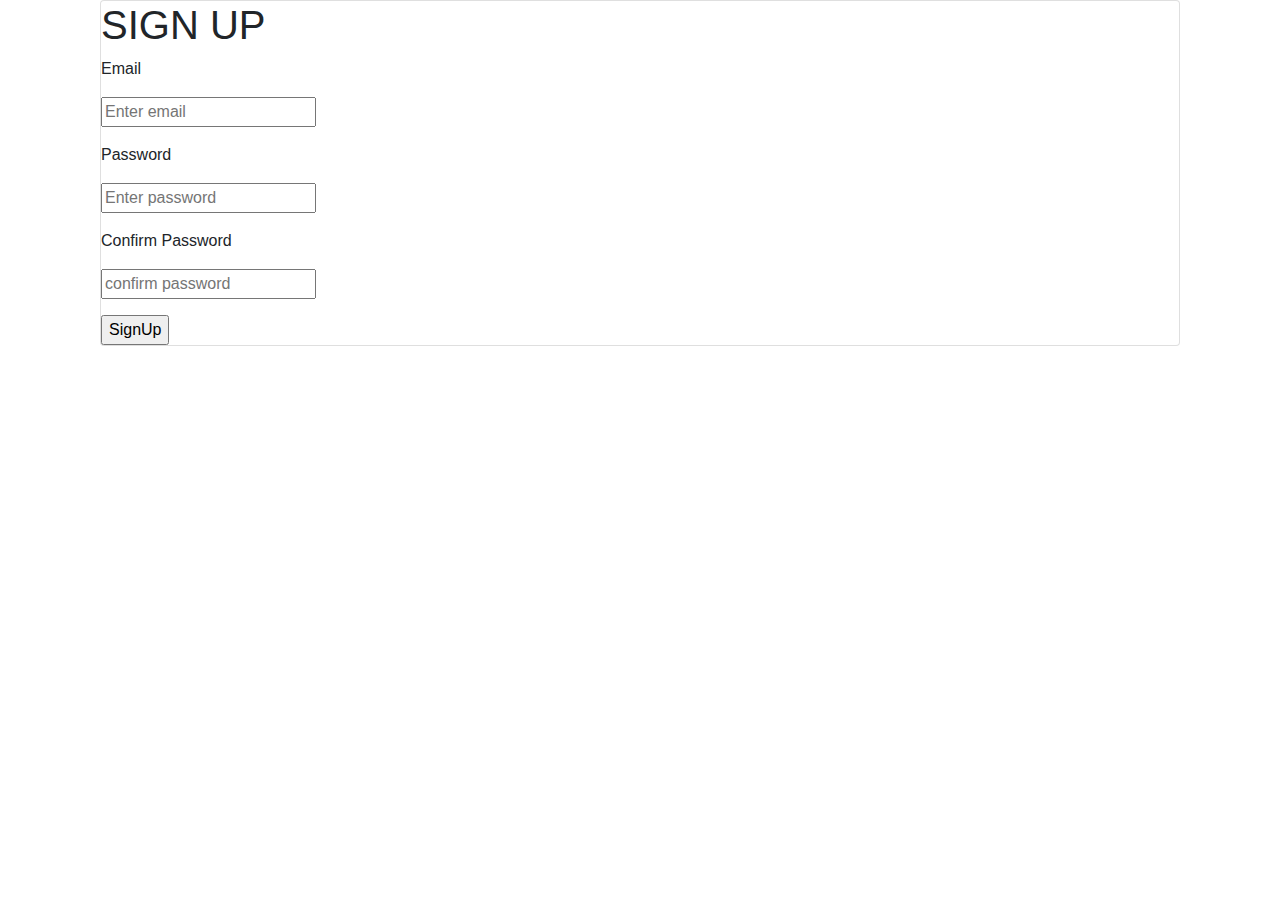
<file: signIn.html>
<!doctype html>
<html lang="en">
  <head>
    <title>SignUp</title>
    <!-- Required meta tags -->
    <meta charset="utf-8">
    <meta name="viewport" content="width=device-width, initial-scale=1, shrink-to-fit=no">

    <!-- Bootstrap CSS -->
    <link rel="stylesheet" href="https://stackpath.bootstrapcdn.com/bootstrap/4.3.1/css/bootstrap.min.css" integrity="sha384-ggOyR0iXCbMQv3Xipma34MD+dH/1fQ784/j6cY/iJTQUOhcWr7x9JvoRxT2MZw1T" crossorigin="anonymous">
  
    <!--custom css for this project--> 
    
</head>

  <body>
        <div class="container" >
            <div class="col">
                <div class="card">
                    <div class="login box">         
                        <h1>SIGN UP</h1>
                        <form>
                            <p>Email</p>
                            <input type="text" class="form-group" email="" placeholder="Enter email">
                                <label for=""></label>
                                
                            <p>Password</p>  
                                <input type="password" class="form-group" password="" placeholder="Enter password">
                                <label for=""></label>
                            <p>Confirm Password</p>  
                                <input type="password" class="form-group" password="" placeholder="confirm password">
                                <label for=""></label>
                                
                                <div class="button">
                                    <input type="button" name="" value="SignUp">
                                </div>
                                
                        </form> 
                    </div> 
                </div>      
          </div>                                          
      </div>
    <!-- Optional JavaScript -->
    <!-- jQuery first, then Popper.js, then Bootstrap JS -->
    <script src="https://code.jquery.com/jquery-3.3.1.slim.min.js" integrity="sha384-q8i/X+965DzO0rT7abK41JStQIAqVgRVzpbzo5smXKp4YfRvH+8abtTE1Pi6jizo" crossorigin="anonymous"></script>
    <script src="https://cdnjs.cloudflare.com/ajax/libs/popper.js/1.14.7/umd/popper.min.js" integrity="sha384-UO2eT0CpHqdSJQ6hJty5KVphtPhzWj9WO1clHTMGa3JDZwrnQq4sF86dIHNDz0W1" crossorigin="anonymous"></script>
    <script src="https://stackpath.bootstrapcdn.com/bootstrap/4.3.1/js/bootstrap.min.js" integrity="sha384-JjSmVgyd0p3pXB1rRibZUAYoIIy6OrQ6VrjIEaFf/nJGzIxFDsf4x0xIM+B07jRM" crossorigin="anonymous"></script>
  </body>


</html>
</file>
<file: css/index.css>
body{
    margin: 0%;
    padding: 0%;
}

.navlist{
    height: 80px !important;
    width: 100%;
    background-color: transparent;

    
}
.navlist ul {
    float: right;
    margin-right: 30px;

}

.navlist ul li {
    list-style: none;
    margin: 0 10px;
    display: inline-block;
    line-height: 80px;

}

.navlist ul li a {
    text-decoration: none;

    font-size: 30px;
    padding: 6px 13px;
}

.navlist ul li a.active,
.navlist ul li a:hover{
color: #336600;
text-transform: 0.5s;
text-decoration-line: underline;

}
.textone{
    text-align: center;
    font-size: 30px; 
    padding-top: 10%;
    color: #336600 ;
}
.textone,h1{
    font-size: 250%;
    
}
.btn{
    float: right;
    font-size: 50px;
}
</file>
<file: contactUs.css>
#message  {
    padding-bottom: 22%;
}
.download{
    display: flex;
    flex-direction: column;
}
.finish{
    background:#336600;
    font-size: .8rem;
    color: #fff !important;
}
::placeholder,#file{
    font-size: .8rem;
}
.follow i{
    padding: 0 5px;
    font-size: 1.5rem;
    color: #fff;
}
.hoving p:hover{
    cursor: pointer;
}
.tweet:hover{
    color:rgba(29,161,242,1.00);
    transition: .3s;
}
.fb:hover{
    color: #385898;
    transition: .3s;
}
.ig:hover{
    color:#d03b5c;
    transition: .3s;
}
.myButton {
    padding: 5px 20px;
    border-radius: 25px;
    background-color: #336600;
    color: white;
    outline: none;
    border: none;
}
h1,label {
    color: #336600;
}
</file>
<file: main.css>
.navbar{
    background:  #336600;
}
.navbar a{
    color: #fff !important;
    position: relative;
}
li a::after{
    content: '';
    height: 2px;
    width: 0;
    background: #fff;
    position: absolute;
    left: 0;
    bottom: 0;
    transition: .5s;
}
li a:hover::after{
    width: 100%;
}
.card{
    background: transparent;
}
.card p{
    font-size: 0.8rem;
}
.card img:hover{
    filter: brightness(50%);

}

 .myBtn,.myButton,.btns a{
    position: relative;
    overflow: hidden;
    background-color: transparent;
    border: .1px solid #336600;
    text-align: center;
    padding: 5px 20px;
    border-radius: 25px;
    text-decoration: none;
    color: #000;
    
}
.myButton,.myBtn{
    color: #fff;
    background-color: #336600;
}
.myBtn{
    display: none;
}
.btns a>i{
    color: white;
    font-size: 1.2rem;
}
  span{
    background-color: #336600;
    height: 100%;
    width: 15%;
    left: 0;
    bottom: 0;
    position: absolute;
    border-radius: 25px;
    transition: .5s;
    z-index: -1;
}
.btns a:hover span{
    width: 100%;
} 
.btns p,h2{
    color: #336600;
};

.change button{
    background: #336600 !important;
}

.download{
    display: flex;
    flex-direction: column;
}
.finish{
    background:#336600;
    font-size: .8rem;
    color: #fff !important;
}

::placeholder,#file{
    font-size: .8rem;
}
.follow i{
    padding: 0 5px;
    font-size: 1.5rem;
    color: #fff;
}
.hoving p:hover{
    cursor: pointer;
}
.tweet:hover{
    color:rgba(29,161,242,1.00);
    transition: .3s;
}
.fb:hover{
    color: #385898;
    transition: .3s;

    
}
.ig:hover{
    color:#d03b5c;
    transition: .3s;

}

.up-btn {
    width: 40px;
    height: 38px;
    position: fixed;
    bottom: 25px;
    right: 20px;
    background: #336600;
    border: none;
    border-radius: 50%;
}

.up-btn i:hover{
    color: #336600;
    background: #fff;
}
.up-btn:hover{
    background: #fff;
    border: 1px solid #336600;
}
.up-btn i {
    display: inline-block;
    color: #fff;
}

#message{
    display: none;
    color: #336600;
}
#error1,#error2,#error3,#error4{
    display: none;
    font-size: .6rem;
    color: red;
}


/* Other.html */

.verify>i{
    color: #336600;
}
</file>
